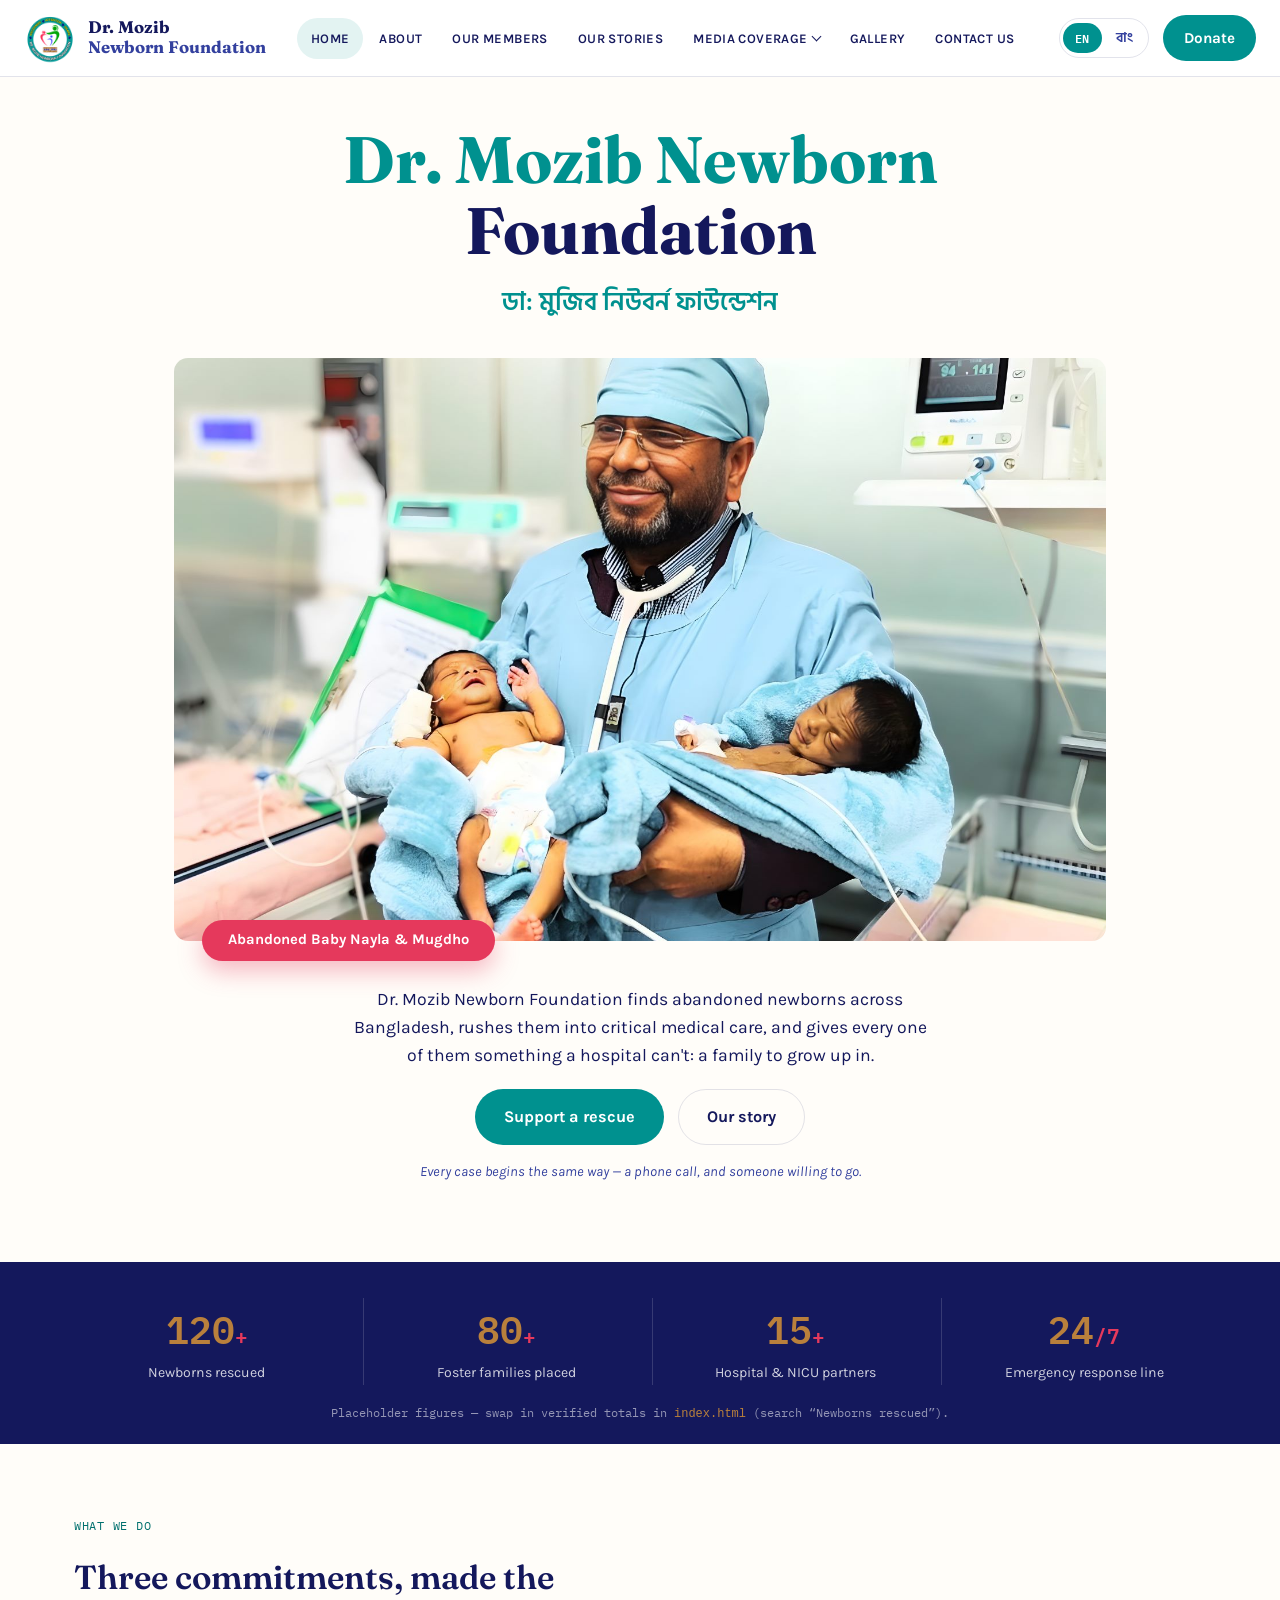
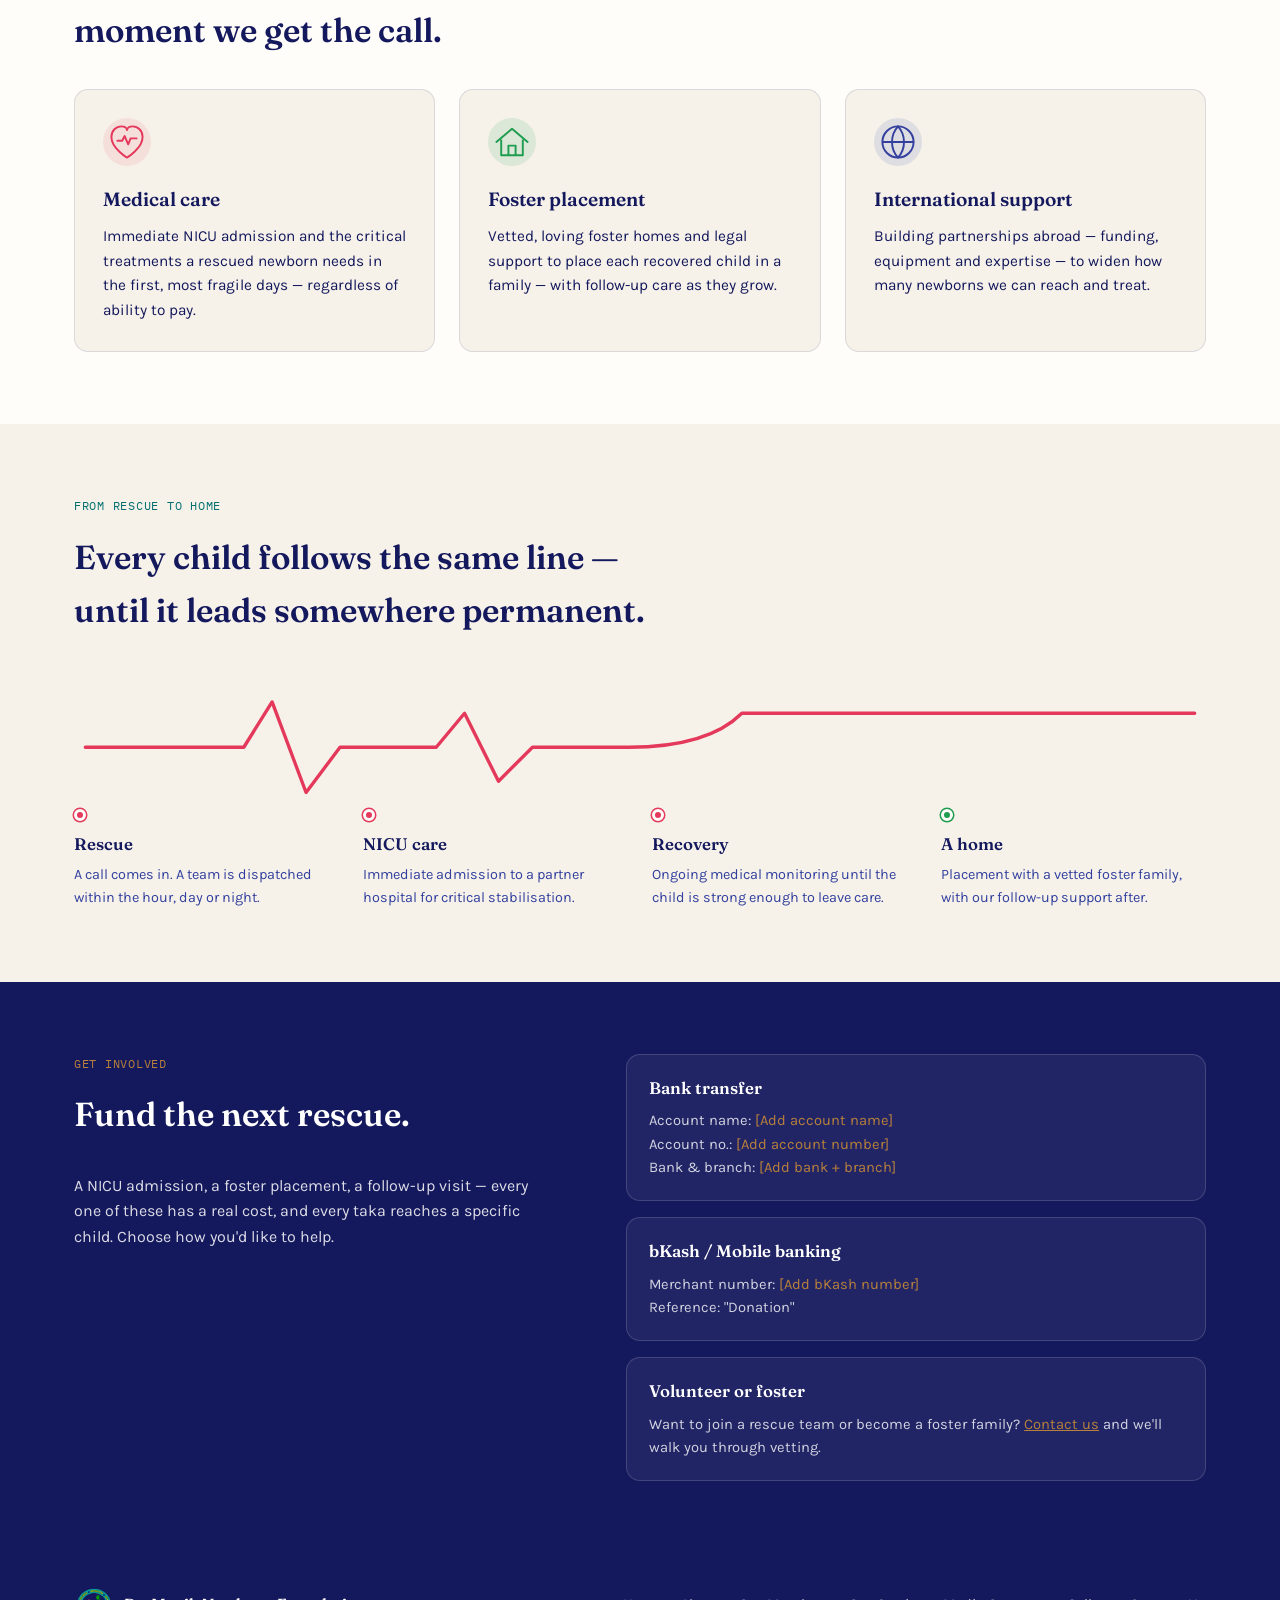
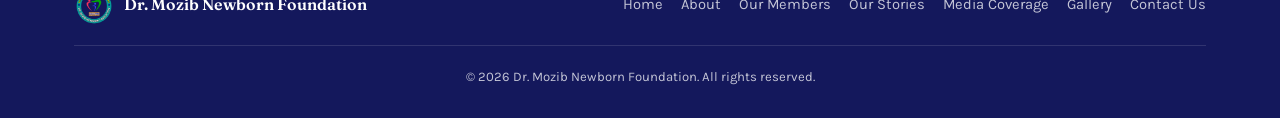
<file: index.html>
<!DOCTYPE html>
<html lang="en">
<head>
<meta charset="UTF-8">
<meta name="viewport" content="width=device-width, initial-scale=1.0">
<title>Dr. Mozib Newborn Foundation | Rescue. Care. Home.</title>
<meta name="description" content="Dr. Mozib Newborn Foundation rescues abandoned newborns in Bangladesh, provides critical medical care, and places every child with a loving foster family.">
<link rel="icon" href="assets/img/favicon.png" type="image/png">
<link rel="preconnect" href="https://fonts.googleapis.com">
<link rel="preconnect" href="https://fonts.gstatic.com" crossorigin>
<link href="https://fonts.googleapis.com/css2?family=Fraunces:ital,opsz,wght@0,9..144,400;0,9..144,500;0,9..144,600;0,9..144,700;1,9..144,500;1,9..144,600&family=Karla:wght@400;500;600;700&family=IBM+Plex+Mono:wght@500;600&family=Hind+Siliguri:wght@400;600&family=Tiro+Bangla&display=swap" rel="stylesheet">
<link rel="stylesheet" href="assets/style.css">
</head>
<body>

<a class="skip-link" href="#main">Skip to content</a>

<header class="site-header">
  <div class="wrap header-inner">
    <a class="brand" href="index.html">
      <img class="brand-logo" src="assets/img/logo.png" alt="Dr. Mozib Newborn Foundation logo">
      <span class="brand-text" data-i18n="brand_text">Dr. Mozib<br><em>Newborn Foundation</em></span>
    </a>

    <nav class="main-nav" id="main-nav" aria-label="Primary">
      <a href="index.html" class="is-current" data-i18n="nav_home">Home</a>
      <a href="about.html" data-i18n="nav_about">About</a>
      <a href="members.html" data-i18n="nav_members">Our Members</a>
      <a href="our-stories.html" data-i18n="nav_stories">Our Stories</a>
      <div class="nav-item-dropdown">
        <a href="media-coverage.html" data-i18n="nav_media">Media Coverage</a>
        <ul class="nav-dropdown">
          <li><a href="media-coverage.html#videos" data-i18n="nav_media_videos">Videos</a></li>
          <li><a href="media-coverage.html#news" data-i18n="nav_media_news">News</a></li>
          <li><a href="media-coverage.html#photos" data-i18n="nav_media_photos">Photos</a></li>
        </ul>
      </div>
      <a href="gallery.html" data-i18n="nav_gallery">Gallery</a>
      <a href="contact.html" data-i18n="nav_contact_us">Contact Us</a>
    </nav>

    <div class="header-cta">
      <div class="lang-switch" role="group" aria-label="Language / ভাষা">
        <button type="button" class="lang-btn" data-lang="en" id="langEn">EN</button>
        <button type="button" class="lang-btn" data-lang="bn" id="langBn">বাং</button>
      </div>
      <a href="index.html#donate" class="btn btn-primary" data-i18n="nav_donate">Donate</a>
      <button class="nav-toggle" id="navToggle" aria-expanded="false" aria-controls="main-nav" aria-label="Toggle menu">
        <span></span><span></span><span></span>
      </button>
    </div>
  </div>
</header>

<main id="main">

  <!-- HERO -->
  <section class="hero">
    <div class="wrap hero-title-wrap">
      <h1 class="hero-title">
        <span class="line-green">Dr. Mozib Newborn</span><span class="line-blue">Foundation</span>
      </h1>
      <p class="hero-title-bn">ডা: মুজিব নিউবর্ন ফাউন্ডেশন</p>
    </div>

    <div class="wrap hero-photo-wrap">
      <div class="hero-photo">
        <div class="hero-photo-frame">
          <img src="assets/img/hero.jpg" alt="Professor Dr. Md. Mozibur Rahman holding rescued newborn twins in the NICU" class="hero-photo-img">
        </div>
        <span class="caption-pill">Abandoned Baby Nayla &amp; Mugdho</span>
      </div>
    </div>

    <div class="wrap hero-lede-wrap">
      <p class="hero-lede" data-i18n="hero_lede">
        Dr. Mozib Newborn Foundation finds abandoned newborns across Bangladesh,
        rushes them into critical medical care, and gives every one of them
        something a hospital can't: a family to grow up in.
      </p>
      <div class="hero-actions">
        <a href="#donate" class="btn btn-primary btn-lg" data-i18n="hero_cta_donate">Support a rescue</a>
        <a href="about.html" class="btn btn-ghost btn-lg" data-i18n="hero_cta_about">Our story</a>
      </div>
      <p class="hero-note" data-i18n="hero_note">Every case begins the same way — a phone call, and someone willing to go.</p>
    </div>
  </section>

  <!-- STATS -->
  <section class="stats-band" aria-label="Impact so far">
    <div class="wrap stats-grid">
      <div class="stat">
        <span class="stat-num">120<small>+</small></span>
        <span class="stat-label" data-i18n="stat_1_label">Newborns rescued</span>
      </div>
      <div class="stat">
        <span class="stat-num">80<small>+</small></span>
        <span class="stat-label" data-i18n="stat_2_label">Foster families placed</span>
      </div>
      <div class="stat">
        <span class="stat-num">15<small>+</small></span>
        <span class="stat-label" data-i18n="stat_3_label">Hospital &amp; NICU partners</span>
      </div>
      <div class="stat">
        <span class="stat-num">24<small>/7</small></span>
        <span class="stat-label" data-i18n="stat_4_label">Emergency response line</span>
      </div>
    </div>
    <p class="stats-disclaimer">Placeholder figures — swap in verified totals in <code>index.html</code> (search “Newborns rescued”).</p>
  </section>

  <!-- PROGRAMS -->
  <section class="section" id="programs">
    <div class="wrap">
      <p class="eyebrow" data-i18n="programs_eyebrow">What we do</p>
      <h2 class="section-title" data-i18n="programs_title">Three commitments, made the moment we get the call.</h2>

      <div class="card-grid">
        <article class="card">
          <span class="card-icon" aria-hidden="true">
            <svg viewBox="0 0 40 40" fill="none"><path d="M20 33s-13-7.8-13-17.2C7 10.4 11 7 15.3 7c2.3 0 4.3 1.1 4.7 3 .4-1.9 2.4-3 4.7-3C29 7 33 10.4 33 15.8 33 25.2 20 33 20 33z" stroke="currentColor" stroke-width="1.6" stroke-linejoin="round"/><path d="M12 19h4l2-4 3 7 2-5h5" stroke="currentColor" stroke-width="1.6" stroke-linecap="round" stroke-linejoin="round"/></svg>
          </span>
          <h3 data-i18n="card1_title">Medical care</h3>
          <p data-i18n="card1_p">Immediate NICU admission and the critical treatments a rescued newborn needs in the first, most fragile days — regardless of ability to pay.</p>
        </article>

        <article class="card card--foster">
          <span class="card-icon" aria-hidden="true">
            <svg viewBox="0 0 40 40" fill="none"><path d="M7 20 20 9l13 11" stroke="currentColor" stroke-width="1.6" stroke-linecap="round" stroke-linejoin="round"/><path d="M11 18v13h18V18" stroke="currentColor" stroke-width="1.6" stroke-linejoin="round"/><path d="M17 31v-8h6v8" stroke="currentColor" stroke-width="1.6" stroke-linejoin="round"/></svg>
          </span>
          <h3 data-i18n="card2_title">Foster placement</h3>
          <p data-i18n="card2_p">Vetted, loving foster homes and legal support to place each recovered child in a family — with follow-up care as they grow.</p>
        </article>

        <article class="card card--intl">
          <span class="card-icon" aria-hidden="true">
            <svg viewBox="0 0 40 40" fill="none"><circle cx="20" cy="20" r="13" stroke="currentColor" stroke-width="1.6"/><path d="M7 20h26M20 7c3.3 3.6 5 8.1 5 13s-1.7 9.4-5 13c-3.3-3.6-5-8.1-5-13s1.7-9.4 5-13z" stroke="currentColor" stroke-width="1.6"/></svg>
          </span>
          <h3 data-i18n="card3_title">International support</h3>
          <p data-i18n="card3_p">Building partnerships abroad — funding, equipment and expertise — to widen how many newborns we can reach and treat.</p>
        </article>
      </div>
    </div>
  </section>

  <!-- THE JOURNEY (signature element) -->
  <section class="section section--tint journey" id="journey">
    <div class="wrap">
      <p class="eyebrow" data-i18n="journey_eyebrow">From rescue to home</p>
      <h2 class="section-title" data-i18n="journey_title">Every child follows the same line — until it leads somewhere permanent.</h2>
    </div>

    <div class="journey-rail-wrap wrap">
      <svg class="journey-rail" id="journeyRail" viewBox="0 0 1000 140" preserveAspectRatio="none" aria-hidden="true">
        <path id="journeyPath" d="M10 70
          L 150 70
          L 175 30 L 205 110 L 235 70
          L 320 70
          L 345 40 L 375 100 L 405 70
          L 490 70
          Q 560 70 590 40
          L 990 40"
          fill="none" stroke-width="3" stroke-linecap="round" stroke-linejoin="round"/>
      </svg>

      <ol class="journey-steps">
        <li class="journey-step" data-step="1">
          <span class="journey-dot"></span>
          <h3 data-i18n="step1_title">Rescue</h3>
          <p data-i18n="step1_p">A call comes in. A team is dispatched within the hour, day or night.</p>
        </li>
        <li class="journey-step" data-step="2">
          <span class="journey-dot"></span>
          <h3 data-i18n="step2_title">NICU care</h3>
          <p data-i18n="step2_p">Immediate admission to a partner hospital for critical stabilisation.</p>
        </li>
        <li class="journey-step" data-step="3">
          <span class="journey-dot"></span>
          <h3 data-i18n="step3_title">Recovery</h3>
          <p data-i18n="step3_p">Ongoing medical monitoring until the child is strong enough to leave care.</p>
        </li>
        <li class="journey-step journey-step--home" data-step="4">
          <span class="journey-dot"></span>
          <h3 data-i18n="step4_title">A home</h3>
          <p data-i18n="step4_p">Placement with a vetted foster family, with our follow-up support after.</p>
        </li>
      </ol>
    </div>
  </section>

  <!-- DONATE -->
  <section class="donate-band" id="donate">
    <div class="wrap donate-grid">
      <div>
        <p class="eyebrow eyebrow--light" data-i18n="donate_eyebrow">Get involved</p>
        <h2 class="section-title section-title--light" data-i18n="donate_title">Fund the next rescue.</h2>
        <p class="donate-copy" data-i18n="donate_copy">A NICU admission, a foster placement, a follow-up visit — every one of these
          has a real cost, and every taka reaches a specific child. Choose how you'd like to help.</p>
      </div>
      <div class="donate-options">
        <div class="donate-card">
          <h3 data-i18n="donate_card1_title">Bank transfer</h3>
          <p><span data-i18n="donate_card1_label1">Account name:</span> <em>[Add account name]</em><br>
             <span data-i18n="donate_card1_label2">Account no.:</span> <em>[Add account number]</em><br>
             <span data-i18n="donate_card1_label3">Bank &amp; branch:</span> <em>[Add bank + branch]</em></p>
        </div>
        <div class="donate-card">
          <h3 data-i18n="donate_card2_title">bKash / Mobile banking</h3>
          <p><span data-i18n="donate_card2_label1">Merchant number:</span> <em>[Add bKash number]</em><br>
             <span data-i18n="donate_card2_ref">Reference: “Donation”</span></p>
        </div>
        <div class="donate-card">
          <h3 data-i18n="donate_card3_title">Volunteer or foster</h3>
          <p data-i18n="donate_card3_p">Want to join a rescue team or become a foster family? <a href="contact.html">Contact us</a> and we'll walk you through vetting.</p>
        </div>
      </div>
    </div>
  </section>

</main>

<footer class="site-footer">
  <div class="wrap footer-inner">
    <div class="footer-brand">
      <img class="brand-logo" src="assets/img/logo.png" alt="Dr. Mozib Newborn Foundation logo">
      <span data-i18n="footer_brand">Dr. Mozib Newborn Foundation</span>
    </div>
    <nav class="footer-nav" aria-label="Footer">
      <a href="index.html" data-i18n="nav_home">Home</a>
      <a href="about.html" data-i18n="nav_about">About</a>
      <a href="members.html" data-i18n="nav_members">Our Members</a>
      <a href="our-stories.html" data-i18n="nav_stories">Our Stories</a>
      <a href="media-coverage.html" data-i18n="nav_media">Media Coverage</a>
      <a href="gallery.html" data-i18n="nav_gallery">Gallery</a>
      <a href="contact.html" data-i18n="nav_contact_us">Contact Us</a>
    </nav>
    <p class="footer-copy"><span data-i18n="footer_copy">© <span id="year"></span> Dr. Mozib Newborn Foundation. All rights reserved.</span></p>
  </div>
</footer>

<script src="assets/main.js"></script>
</body>
</html>
</file>
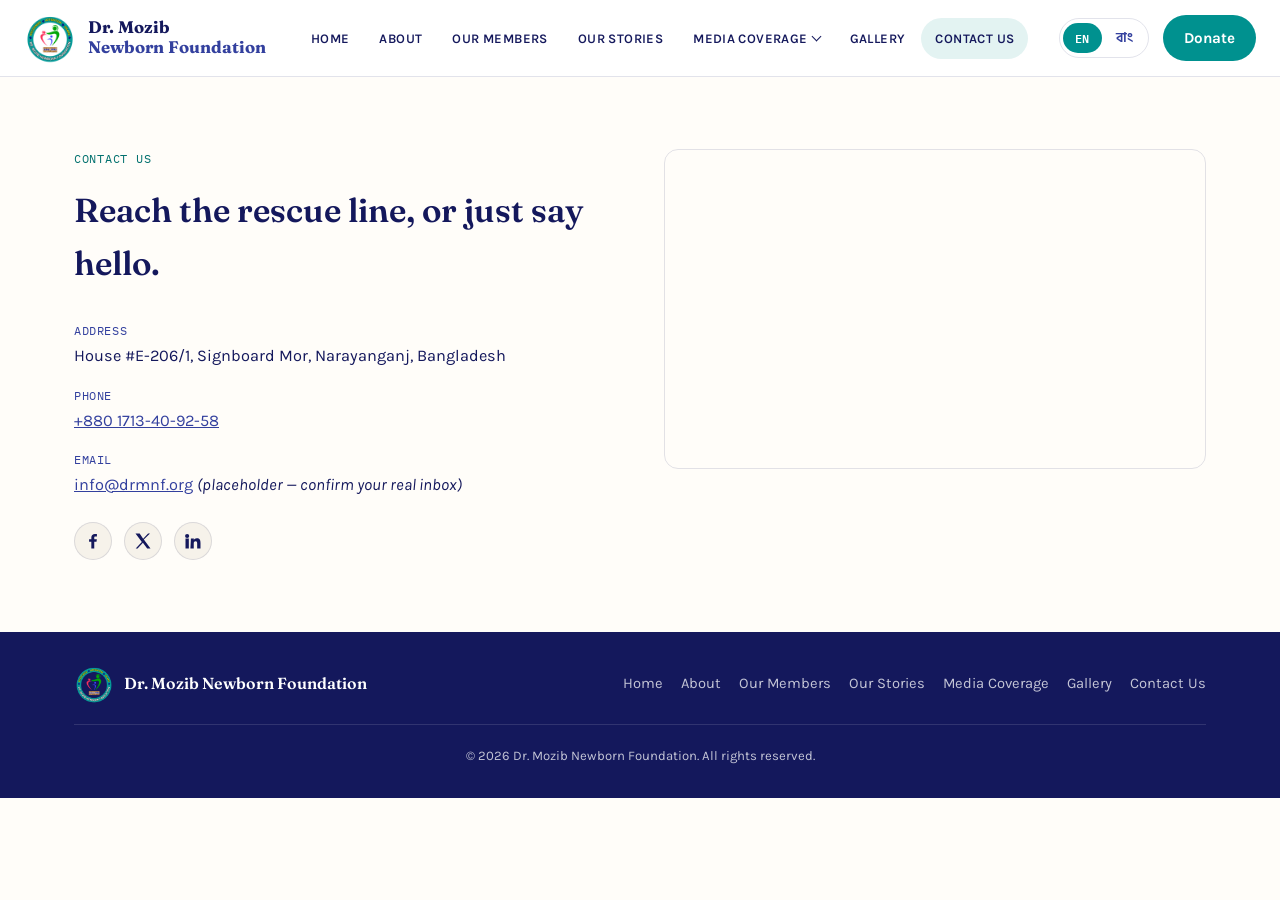
<file: contact.html>
<!DOCTYPE html>
<html lang="en">
<head>
<meta charset="UTF-8">
<meta name="viewport" content="width=device-width, initial-scale=1.0">
<title>Contact Us | Dr. Mozib Newborn Foundation</title>
<meta name="description" content="Reach Dr. Mozib Newborn Foundation's rescue line, address, and social channels.">
<link rel="icon" href="assets/img/favicon.png" type="image/png">
<link rel="preconnect" href="https://fonts.googleapis.com">
<link rel="preconnect" href="https://fonts.gstatic.com" crossorigin>
<link href="https://fonts.googleapis.com/css2?family=Fraunces:ital,opsz,wght@0,9..144,400;0,9..144,500;0,9..144,600;0,9..144,700;1,9..144,500;1,9..144,600&family=Karla:wght@400;500;600;700&family=IBM+Plex+Mono:wght@500;600&family=Hind+Siliguri:wght@400;600&family=Tiro+Bangla&display=swap" rel="stylesheet">
<link rel="stylesheet" href="assets/style.css">
</head>
<body>

<a class="skip-link" href="#main">Skip to content</a>

<header class="site-header">
  <div class="wrap header-inner">
    <a class="brand" href="index.html">
      <img class="brand-logo" src="assets/img/logo.png" alt="Dr. Mozib Newborn Foundation logo">
      <span class="brand-text" data-i18n="brand_text">Dr. Mozib<br><em>Newborn Foundation</em></span>
    </a>

    <nav class="main-nav" id="main-nav" aria-label="Primary">
      <a href="index.html" data-i18n="nav_home">Home</a>
      <a href="about.html" data-i18n="nav_about">About</a>
      <a href="members.html" data-i18n="nav_members">Our Members</a>
      <a href="our-stories.html" data-i18n="nav_stories">Our Stories</a>
      <div class="nav-item-dropdown">
        <a href="media-coverage.html" data-i18n="nav_media">Media Coverage</a>
        <ul class="nav-dropdown">
          <li><a href="media-coverage.html#videos" data-i18n="nav_media_videos">Videos</a></li>
          <li><a href="media-coverage.html#news" data-i18n="nav_media_news">News</a></li>
          <li><a href="media-coverage.html#photos" data-i18n="nav_media_photos">Photos</a></li>
        </ul>
      </div>
      <a href="gallery.html" data-i18n="nav_gallery">Gallery</a>
      <a href="contact.html" class="is-current" data-i18n="nav_contact_us">Contact Us</a>
    </nav>

    <div class="header-cta">
      <div class="lang-switch" role="group" aria-label="Language / ভাষা">
        <button type="button" class="lang-btn" data-lang="en" id="langEn">EN</button>
        <button type="button" class="lang-btn" data-lang="bn" id="langBn">বাং</button>
      </div>
      <a href="index.html#donate" class="btn btn-primary" data-i18n="nav_donate">Donate</a>
      <button class="nav-toggle" id="navToggle" aria-expanded="false" aria-controls="main-nav" aria-label="Toggle menu">
        <span></span><span></span><span></span>
      </button>
    </div>
  </div>
</header>

<main id="main">
  <section class="section" id="contact">
    <div class="wrap contact-grid">
      <div>
        <p class="eyebrow" data-i18n="contact_eyebrow">Contact us</p>
        <h1 class="section-title" data-i18n="contact_title">Reach the rescue line, or just say hello.</h1>

        <dl class="contact-list">
          <div>
            <dt data-i18n="contact_dt_address">Address</dt>
            <dd data-i18n="contact_dd_address">House #E-206/1, Signboard Mor, Narayanganj, Bangladesh</dd>
          </div>
          <div>
            <dt data-i18n="contact_dt_phone">Phone</dt>
            <dd><a href="tel:+8801713409258">+880 1713-40-92-58</a></dd>
          </div>
          <div>
            <dt data-i18n="contact_dt_email">Email</dt>
            <dd><a href="mailto:info@drmnf.org">info@drmnf.org</a> <em>(placeholder — confirm your real inbox)</em></dd>
          </div>
        </dl>

        <div class="social-row" aria-label="Social media">
          <a href="#" aria-label="Facebook" class="social-icon"><svg viewBox="0 0 24 24" width="20" height="20"><path fill="currentColor" d="M13.5 21v-8h2.7l.4-3.1h-3.1V8c0-.9.25-1.5 1.55-1.5H16.7V3.7C16.4 3.66 15.4 3.6 14.2 3.6c-2.5 0-4.2 1.5-4.2 4.3V9.9H7.3V13h2.7v8h3.5z"/></svg></a>
          <a href="#" aria-label="Twitter / X" class="social-icon"><svg viewBox="0 0 24 24" width="20" height="20"><path fill="currentColor" d="M3 3l7.6 10.1L3.2 21h2.3l6.4-6.9L17 21h4l-8-10.7L20.4 3h-2.3l-5.9 6.4L8 3H3z"/></svg></a>
          <a href="#" aria-label="LinkedIn" class="social-icon"><svg viewBox="0 0 24 24" width="20" height="20"><path fill="currentColor" d="M4.98 3.5a2.5 2.5 0 11-.02 5 2.5 2.5 0 01.02-5zM3 9h4v12H3zM9.5 9H13v1.7h.05c.5-.9 1.7-1.9 3.5-1.9 3.7 0 4.45 2.4 4.45 5.6V21h-4v-5.7c0-1.35-.02-3.1-1.9-3.1-1.9 0-2.2 1.5-2.2 3v5.8h-4z"/></svg></a>
        </div>
      </div>

      <div class="map-frame">
        <iframe title="Map location" loading="lazy"
          src="https://www.openstreetmap.org/export/embed.html?bbox=90.48%2C23.60%2C90.52%2C23.64&layer=mapnik"
          style="border:0;width:100%;height:100%;"></iframe>
      </div>
    </div>
  </section>
</main>

<footer class="site-footer">
  <div class="wrap footer-inner">
    <div class="footer-brand">
      <img class="brand-logo" src="assets/img/logo.png" alt="Dr. Mozib Newborn Foundation logo">
      <span data-i18n="footer_brand">Dr. Mozib Newborn Foundation</span>
    </div>
    <nav class="footer-nav" aria-label="Footer">
      <a href="index.html" data-i18n="nav_home">Home</a>
      <a href="about.html" data-i18n="nav_about">About</a>
      <a href="members.html" data-i18n="nav_members">Our Members</a>
      <a href="our-stories.html" data-i18n="nav_stories">Our Stories</a>
      <a href="media-coverage.html" data-i18n="nav_media">Media Coverage</a>
      <a href="gallery.html" data-i18n="nav_gallery">Gallery</a>
      <a href="contact.html" data-i18n="nav_contact_us">Contact Us</a>
    </nav>
    <p class="footer-copy"><span data-i18n="footer_copy">© <span id="year"></span> Dr. Mozib Newborn Foundation. All rights reserved.</span></p>
  </div>
</footer>

<script src="assets/main.js"></script>
</body>
</html>
</file>
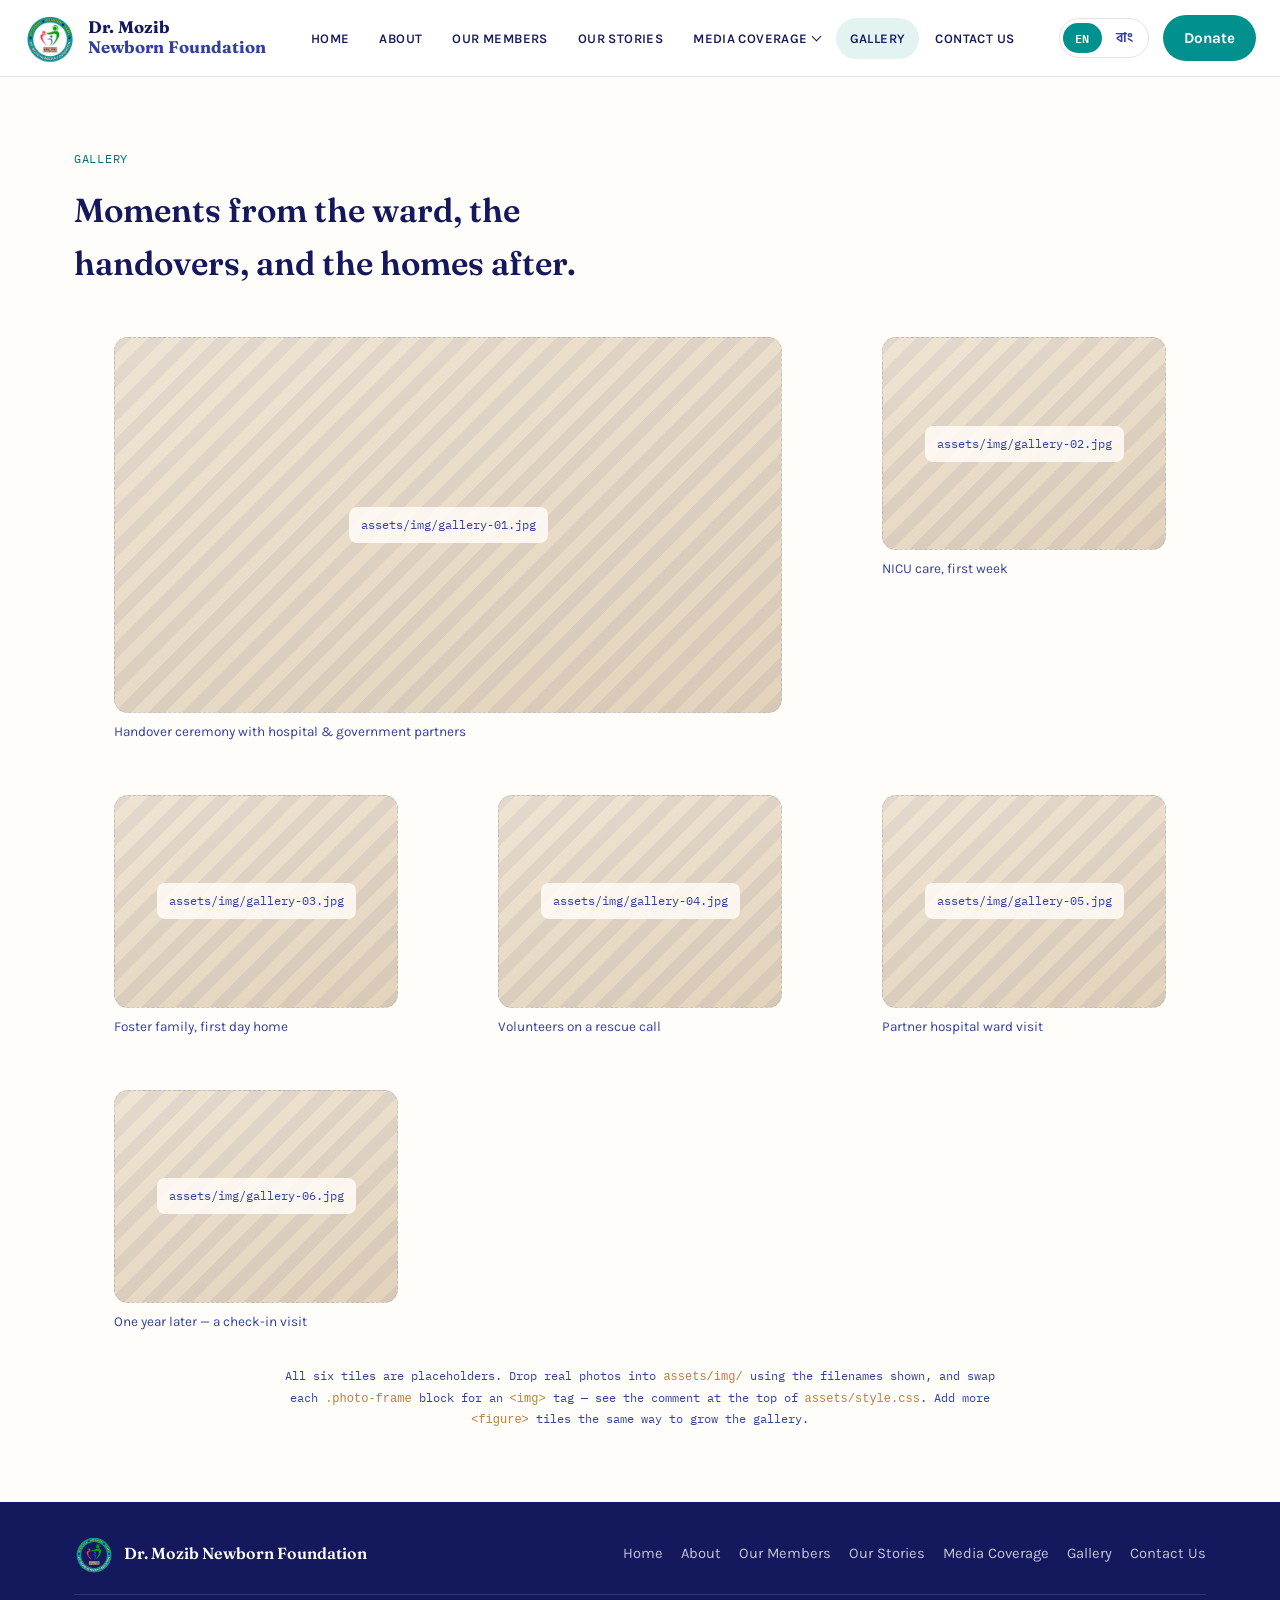
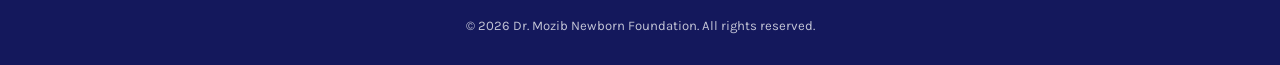
<file: gallery.html>
<!DOCTYPE html>
<html lang="en">
<head>
<meta charset="UTF-8">
<meta name="viewport" content="width=device-width, initial-scale=1.0">
<title>Gallery | Dr. Mozib Newborn Foundation</title>
<meta name="description" content="Photos from Dr. Mozib Newborn Foundation's rescues, NICU care, and foster family handovers.">
<link rel="icon" href="assets/img/favicon.png" type="image/png">
<link rel="preconnect" href="https://fonts.googleapis.com">
<link rel="preconnect" href="https://fonts.gstatic.com" crossorigin>
<link href="https://fonts.googleapis.com/css2?family=Fraunces:ital,opsz,wght@0,9..144,400;0,9..144,500;0,9..144,600;0,9..144,700;1,9..144,500;1,9..144,600&family=Karla:wght@400;500;600;700&family=IBM+Plex+Mono:wght@500;600&family=Hind+Siliguri:wght@400;600&family=Tiro+Bangla&display=swap" rel="stylesheet">
<link rel="stylesheet" href="assets/style.css">
</head>
<body>

<a class="skip-link" href="#main">Skip to content</a>

<header class="site-header">
  <div class="wrap header-inner">
    <a class="brand" href="index.html">
      <img class="brand-logo" src="assets/img/logo.png" alt="Dr. Mozib Newborn Foundation logo">
      <span class="brand-text" data-i18n="brand_text">Dr. Mozib<br><em>Newborn Foundation</em></span>
    </a>

    <nav class="main-nav" id="main-nav" aria-label="Primary">
      <a href="index.html" data-i18n="nav_home">Home</a>
      <a href="about.html" data-i18n="nav_about">About</a>
      <a href="members.html" data-i18n="nav_members">Our Members</a>
      <a href="our-stories.html" data-i18n="nav_stories">Our Stories</a>
      <div class="nav-item-dropdown">
        <a href="media-coverage.html" data-i18n="nav_media">Media Coverage</a>
        <ul class="nav-dropdown">
          <li><a href="media-coverage.html#videos" data-i18n="nav_media_videos">Videos</a></li>
          <li><a href="media-coverage.html#news" data-i18n="nav_media_news">News</a></li>
          <li><a href="media-coverage.html#photos" data-i18n="nav_media_photos">Photos</a></li>
        </ul>
      </div>
      <a href="gallery.html" class="is-current" data-i18n="nav_gallery">Gallery</a>
      <a href="contact.html" data-i18n="nav_contact_us">Contact Us</a>
    </nav>

    <div class="header-cta">
      <div class="lang-switch" role="group" aria-label="Language / ভাষা">
        <button type="button" class="lang-btn" data-lang="en" id="langEn">EN</button>
        <button type="button" class="lang-btn" data-lang="bn" id="langBn">বাং</button>
      </div>
      <a href="index.html#donate" class="btn btn-primary" data-i18n="nav_donate">Donate</a>
      <button class="nav-toggle" id="navToggle" aria-expanded="false" aria-controls="main-nav" aria-label="Toggle menu">
        <span></span><span></span><span></span>
      </button>
    </div>
  </div>
</header>

<main id="main">
  <section class="section" id="gallery">
    <div class="wrap">
      <p class="eyebrow" data-i18n="gallery_eyebrow">Gallery</p>
      <h1 class="section-title" data-i18n="gallery_title">Moments from the ward, the handovers, and the homes after.</h1>

      <div class="gallery-grid">
        <figure class="gallery-item gallery-item--wide">
          <div class="photo-frame"><span class="photo-frame-label">assets/img/gallery-01.jpg</span></div>
          <figcaption data-i18n="gallery_cap1">Handover ceremony with hospital &amp; government partners</figcaption>
        </figure>
        <figure class="gallery-item">
          <div class="photo-frame"><span class="photo-frame-label">assets/img/gallery-02.jpg</span></div>
          <figcaption data-i18n="gallery_cap2">NICU care, first week</figcaption>
        </figure>
        <figure class="gallery-item">
          <div class="photo-frame"><span class="photo-frame-label">assets/img/gallery-03.jpg</span></div>
          <figcaption data-i18n="gallery_cap3">Foster family, first day home</figcaption>
        </figure>
        <figure class="gallery-item">
          <div class="photo-frame"><span class="photo-frame-label">assets/img/gallery-04.jpg</span></div>
          <figcaption data-i18n="gallery_cap4">Volunteers on a rescue call</figcaption>
        </figure>
        <figure class="gallery-item">
          <div class="photo-frame"><span class="photo-frame-label">assets/img/gallery-05.jpg</span></div>
          <figcaption data-i18n="gallery_cap5">Partner hospital ward visit</figcaption>
        </figure>
        <figure class="gallery-item">
          <div class="photo-frame"><span class="photo-frame-label">assets/img/gallery-06.jpg</span></div>
          <figcaption data-i18n="gallery_cap6">One year later — a check-in visit</figcaption>
        </figure>
      </div>
      <p class="stats-disclaimer">All six tiles are placeholders. Drop real photos into <code>assets/img/</code>
        using the filenames shown, and swap each <code>.photo-frame</code> block for an <code>&lt;img&gt;</code> tag —
        see the comment at the top of <code>assets/style.css</code>. Add more <code>&lt;figure&gt;</code> tiles the
        same way to grow the gallery.</p>
    </div>
  </section>
</main>

<footer class="site-footer">
  <div class="wrap footer-inner">
    <div class="footer-brand">
      <img class="brand-logo" src="assets/img/logo.png" alt="Dr. Mozib Newborn Foundation logo">
      <span data-i18n="footer_brand">Dr. Mozib Newborn Foundation</span>
    </div>
    <nav class="footer-nav" aria-label="Footer">
      <a href="index.html" data-i18n="nav_home">Home</a>
      <a href="about.html" data-i18n="nav_about">About</a>
      <a href="members.html" data-i18n="nav_members">Our Members</a>
      <a href="our-stories.html" data-i18n="nav_stories">Our Stories</a>
      <a href="media-coverage.html" data-i18n="nav_media">Media Coverage</a>
      <a href="gallery.html" data-i18n="nav_gallery">Gallery</a>
      <a href="contact.html" data-i18n="nav_contact_us">Contact Us</a>
    </nav>
    <p class="footer-copy"><span data-i18n="footer_copy">© <span id="year"></span> Dr. Mozib Newborn Foundation. All rights reserved.</span></p>
  </div>
</footer>

<script src="assets/main.js"></script>
</body>
</html>
</file>
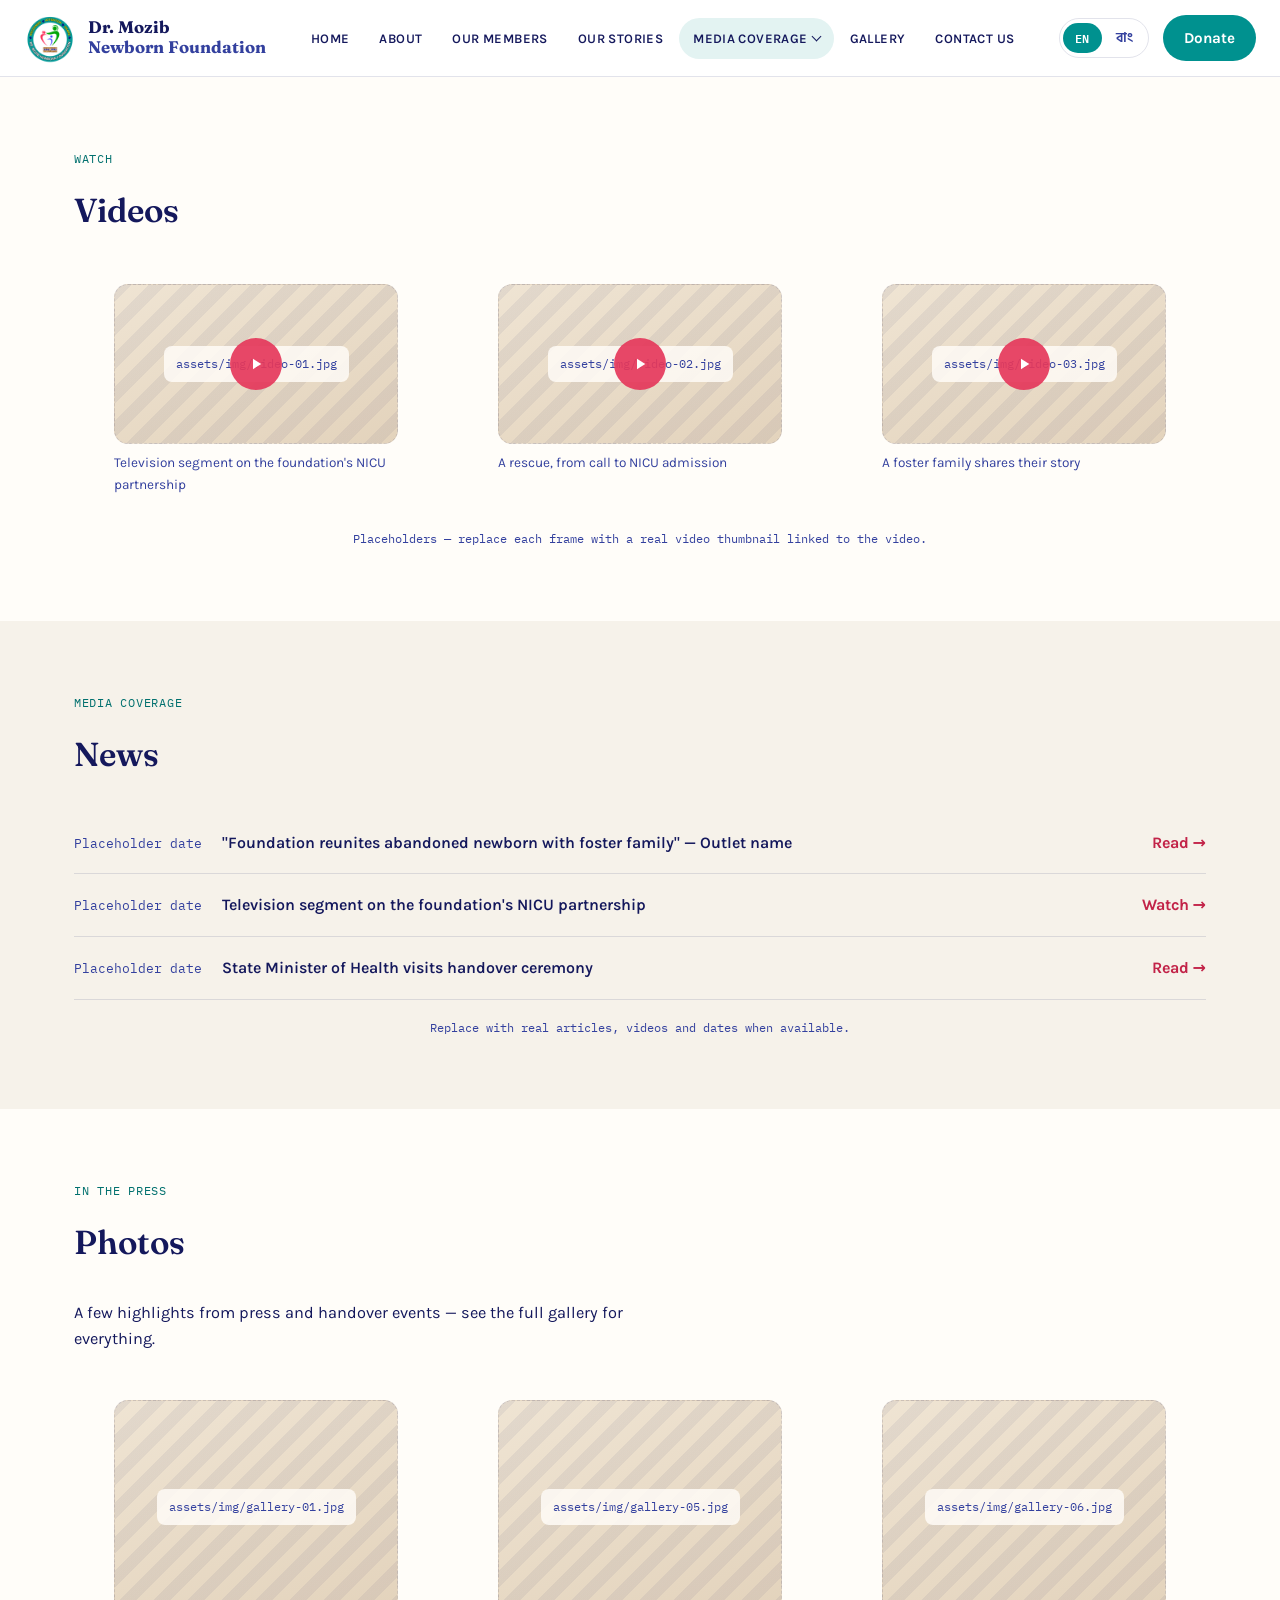
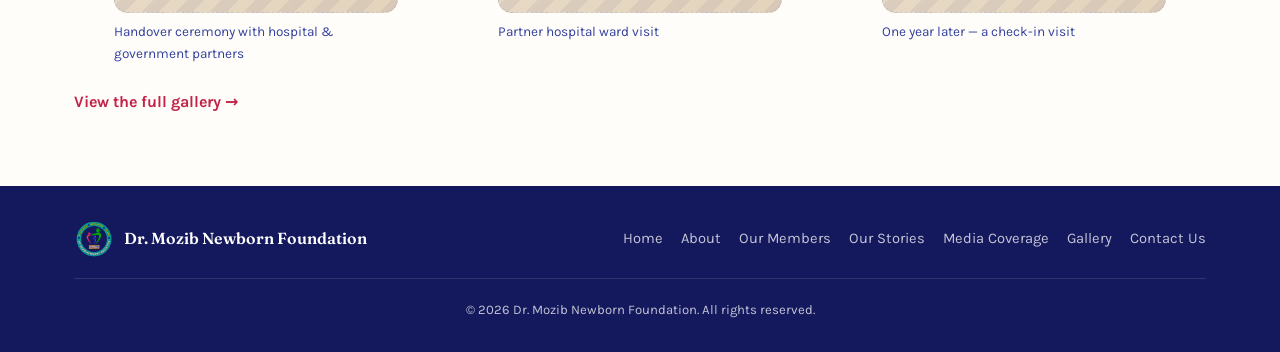
<file: media-coverage.html>
<!DOCTYPE html>
<html lang="en">
<head>
<meta charset="UTF-8">
<meta name="viewport" content="width=device-width, initial-scale=1.0">
<title>Media Coverage | Dr. Mozib Newborn Foundation</title>
<meta name="description" content="Videos, news coverage and press photos of Dr. Mozib Newborn Foundation's rescue and foster placement work.">
<link rel="icon" href="assets/img/favicon.png" type="image/png">
<link rel="preconnect" href="https://fonts.googleapis.com">
<link rel="preconnect" href="https://fonts.gstatic.com" crossorigin>
<link href="https://fonts.googleapis.com/css2?family=Fraunces:ital,opsz,wght@0,9..144,400;0,9..144,500;0,9..144,600;0,9..144,700;1,9..144,500;1,9..144,600&family=Karla:wght@400;500;600;700&family=IBM+Plex+Mono:wght@500;600&family=Hind+Siliguri:wght@400;600&family=Tiro+Bangla&display=swap" rel="stylesheet">
<link rel="stylesheet" href="assets/style.css">
</head>
<body>

<a class="skip-link" href="#main">Skip to content</a>

<header class="site-header">
  <div class="wrap header-inner">
    <a class="brand" href="index.html">
      <img class="brand-logo" src="assets/img/logo.png" alt="Dr. Mozib Newborn Foundation logo">
      <span class="brand-text" data-i18n="brand_text">Dr. Mozib<br><em>Newborn Foundation</em></span>
    </a>

    <nav class="main-nav" id="main-nav" aria-label="Primary">
      <a href="index.html" data-i18n="nav_home">Home</a>
      <a href="about.html" data-i18n="nav_about">About</a>
      <a href="members.html" data-i18n="nav_members">Our Members</a>
      <a href="our-stories.html" data-i18n="nav_stories">Our Stories</a>
      <div class="nav-item-dropdown">
        <a href="media-coverage.html" class="is-current" data-i18n="nav_media">Media Coverage</a>
        <ul class="nav-dropdown">
          <li><a href="media-coverage.html#videos" data-i18n="nav_media_videos">Videos</a></li>
          <li><a href="media-coverage.html#news" data-i18n="nav_media_news">News</a></li>
          <li><a href="media-coverage.html#photos" data-i18n="nav_media_photos">Photos</a></li>
        </ul>
      </div>
      <a href="gallery.html" data-i18n="nav_gallery">Gallery</a>
      <a href="contact.html" data-i18n="nav_contact_us">Contact Us</a>
    </nav>

    <div class="header-cta">
      <div class="lang-switch" role="group" aria-label="Language / ভাষা">
        <button type="button" class="lang-btn" data-lang="en" id="langEn">EN</button>
        <button type="button" class="lang-btn" data-lang="bn" id="langBn">বাং</button>
      </div>
      <a href="index.html#donate" class="btn btn-primary" data-i18n="nav_donate">Donate</a>
      <button class="nav-toggle" id="navToggle" aria-expanded="false" aria-controls="main-nav" aria-label="Toggle menu">
        <span></span><span></span><span></span>
      </button>
    </div>
  </div>
</header>

<main id="main">

  <section class="section" id="videos">
    <div class="wrap">
      <p class="eyebrow" data-i18n="media_videos_eyebrow">Watch</p>
      <h1 class="section-title" data-i18n="media_videos_title">Videos</h1>

      <div class="video-grid">
        <figure class="video-item">
          <div class="photo-frame">
            <span class="photo-frame-label">assets/img/video-01.jpg</span>
            <span class="play-badge" aria-hidden="true">
              <svg width="18" height="18" viewBox="0 0 24 24" fill="currentColor"><path d="M8 5v14l11-7z"/></svg>
            </span>
          </div>
          <figcaption data-i18n="video1_caption">Television segment on the foundation's NICU partnership</figcaption>
        </figure>
        <figure class="video-item">
          <div class="photo-frame">
            <span class="photo-frame-label">assets/img/video-02.jpg</span>
            <span class="play-badge" aria-hidden="true">
              <svg width="18" height="18" viewBox="0 0 24 24" fill="currentColor"><path d="M8 5v14l11-7z"/></svg>
            </span>
          </div>
          <figcaption data-i18n="video2_caption">A rescue, from call to NICU admission</figcaption>
        </figure>
        <figure class="video-item">
          <div class="photo-frame">
            <span class="photo-frame-label">assets/img/video-03.jpg</span>
            <span class="play-badge" aria-hidden="true">
              <svg width="18" height="18" viewBox="0 0 24 24" fill="currentColor"><path d="M8 5v14l11-7z"/></svg>
            </span>
          </div>
          <figcaption data-i18n="video3_caption">A foster family shares their story</figcaption>
        </figure>
      </div>
      <p class="stats-disclaimer">Placeholders — replace each frame with a real video thumbnail linked to the video.</p>
    </div>
  </section>

  <section class="section section--tint" id="news">
    <div class="wrap">
      <p class="eyebrow" data-i18n="press_eyebrow">Media coverage</p>
      <h2 class="section-title" data-i18n="media_news_title">News</h2>

      <ul class="press-list">
        <li class="press-item">
          <span class="press-date">Placeholder date</span>
          <span class="press-title" data-i18n="press1_title">“Foundation reunites abandoned newborn with foster family” — Outlet name</span>
          <a href="#" class="press-link" data-i18n="press1_link">Read →</a>
        </li>
        <li class="press-item">
          <span class="press-date">Placeholder date</span>
          <span class="press-title" data-i18n="press2_title">Television segment on the foundation's NICU partnership</span>
          <a href="#" class="press-link" data-i18n="press2_link">Watch →</a>
        </li>
        <li class="press-item">
          <span class="press-date">Placeholder date</span>
          <span class="press-title" data-i18n="press3_title">State Minister of Health visits handover ceremony</span>
          <a href="#" class="press-link" data-i18n="press3_link">Read →</a>
        </li>
      </ul>
      <p class="stats-disclaimer">Replace with real articles, videos and dates when available.</p>
    </div>
  </section>

  <section class="section" id="photos">
    <div class="wrap">
      <p class="eyebrow" data-i18n="media_photos_eyebrow">In the press</p>
      <h2 class="section-title" data-i18n="media_photos_title">Photos</h2>
      <p class="section-lead" data-i18n="media_photos_lead">A few highlights from press and handover events — see the full gallery for everything.</p>

      <div class="gallery-grid">
        <figure class="gallery-item">
          <div class="photo-frame"><span class="photo-frame-label">assets/img/gallery-01.jpg</span></div>
          <figcaption data-i18n="gallery_cap1">Handover ceremony with hospital &amp; government partners</figcaption>
        </figure>
        <figure class="gallery-item">
          <div class="photo-frame"><span class="photo-frame-label">assets/img/gallery-05.jpg</span></div>
          <figcaption data-i18n="gallery_cap5">Partner hospital ward visit</figcaption>
        </figure>
        <figure class="gallery-item">
          <div class="photo-frame"><span class="photo-frame-label">assets/img/gallery-06.jpg</span></div>
          <figcaption data-i18n="gallery_cap6">One year later — a check-in visit</figcaption>
        </figure>
      </div>
      <a href="gallery.html" class="section-link" data-i18n="media_photos_link">View the full gallery →</a>
    </div>
  </section>

</main>

<footer class="site-footer">
  <div class="wrap footer-inner">
    <div class="footer-brand">
      <img class="brand-logo" src="assets/img/logo.png" alt="Dr. Mozib Newborn Foundation logo">
      <span data-i18n="footer_brand">Dr. Mozib Newborn Foundation</span>
    </div>
    <nav class="footer-nav" aria-label="Footer">
      <a href="index.html" data-i18n="nav_home">Home</a>
      <a href="about.html" data-i18n="nav_about">About</a>
      <a href="members.html" data-i18n="nav_members">Our Members</a>
      <a href="our-stories.html" data-i18n="nav_stories">Our Stories</a>
      <a href="media-coverage.html" data-i18n="nav_media">Media Coverage</a>
      <a href="gallery.html" data-i18n="nav_gallery">Gallery</a>
      <a href="contact.html" data-i18n="nav_contact_us">Contact Us</a>
    </nav>
    <p class="footer-copy"><span data-i18n="footer_copy">© <span id="year"></span> Dr. Mozib Newborn Foundation. All rights reserved.</span></p>
  </div>
</footer>

<script src="assets/main.js"></script>
</body>
</html>
</file>
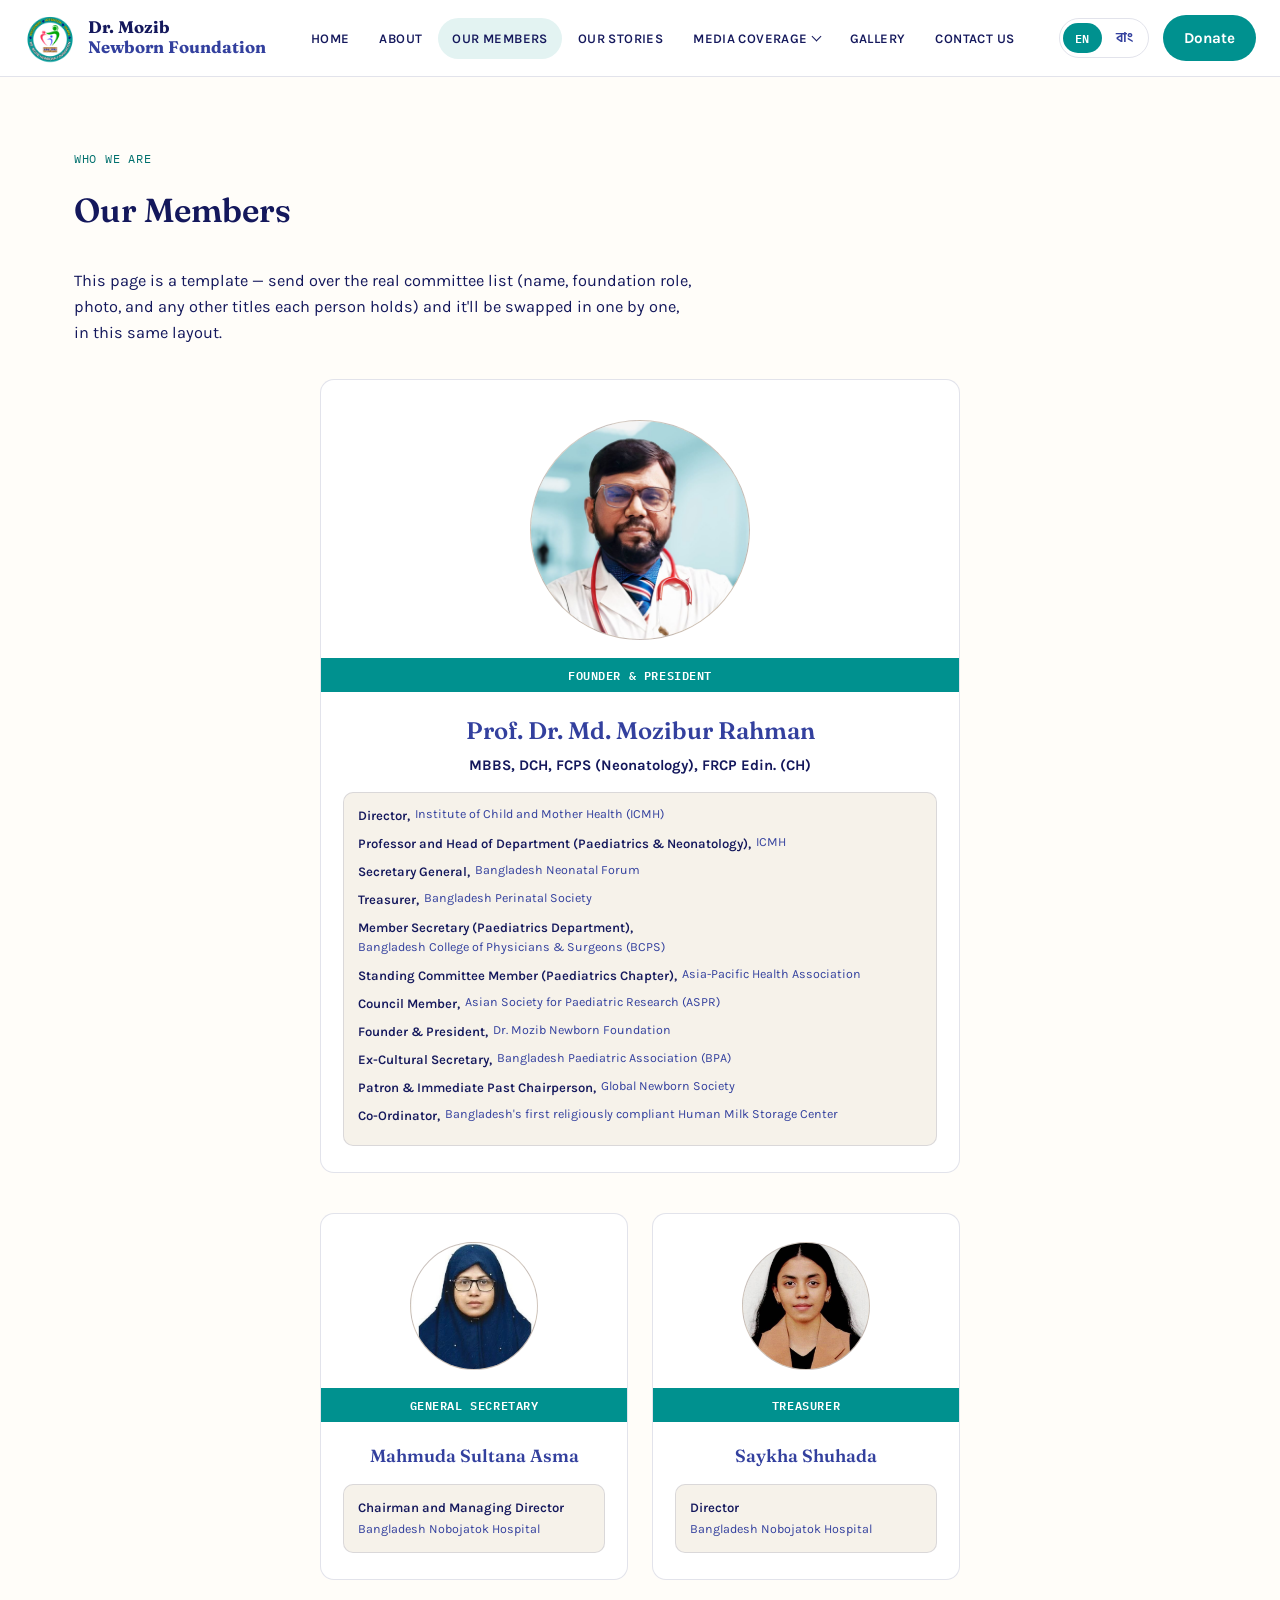
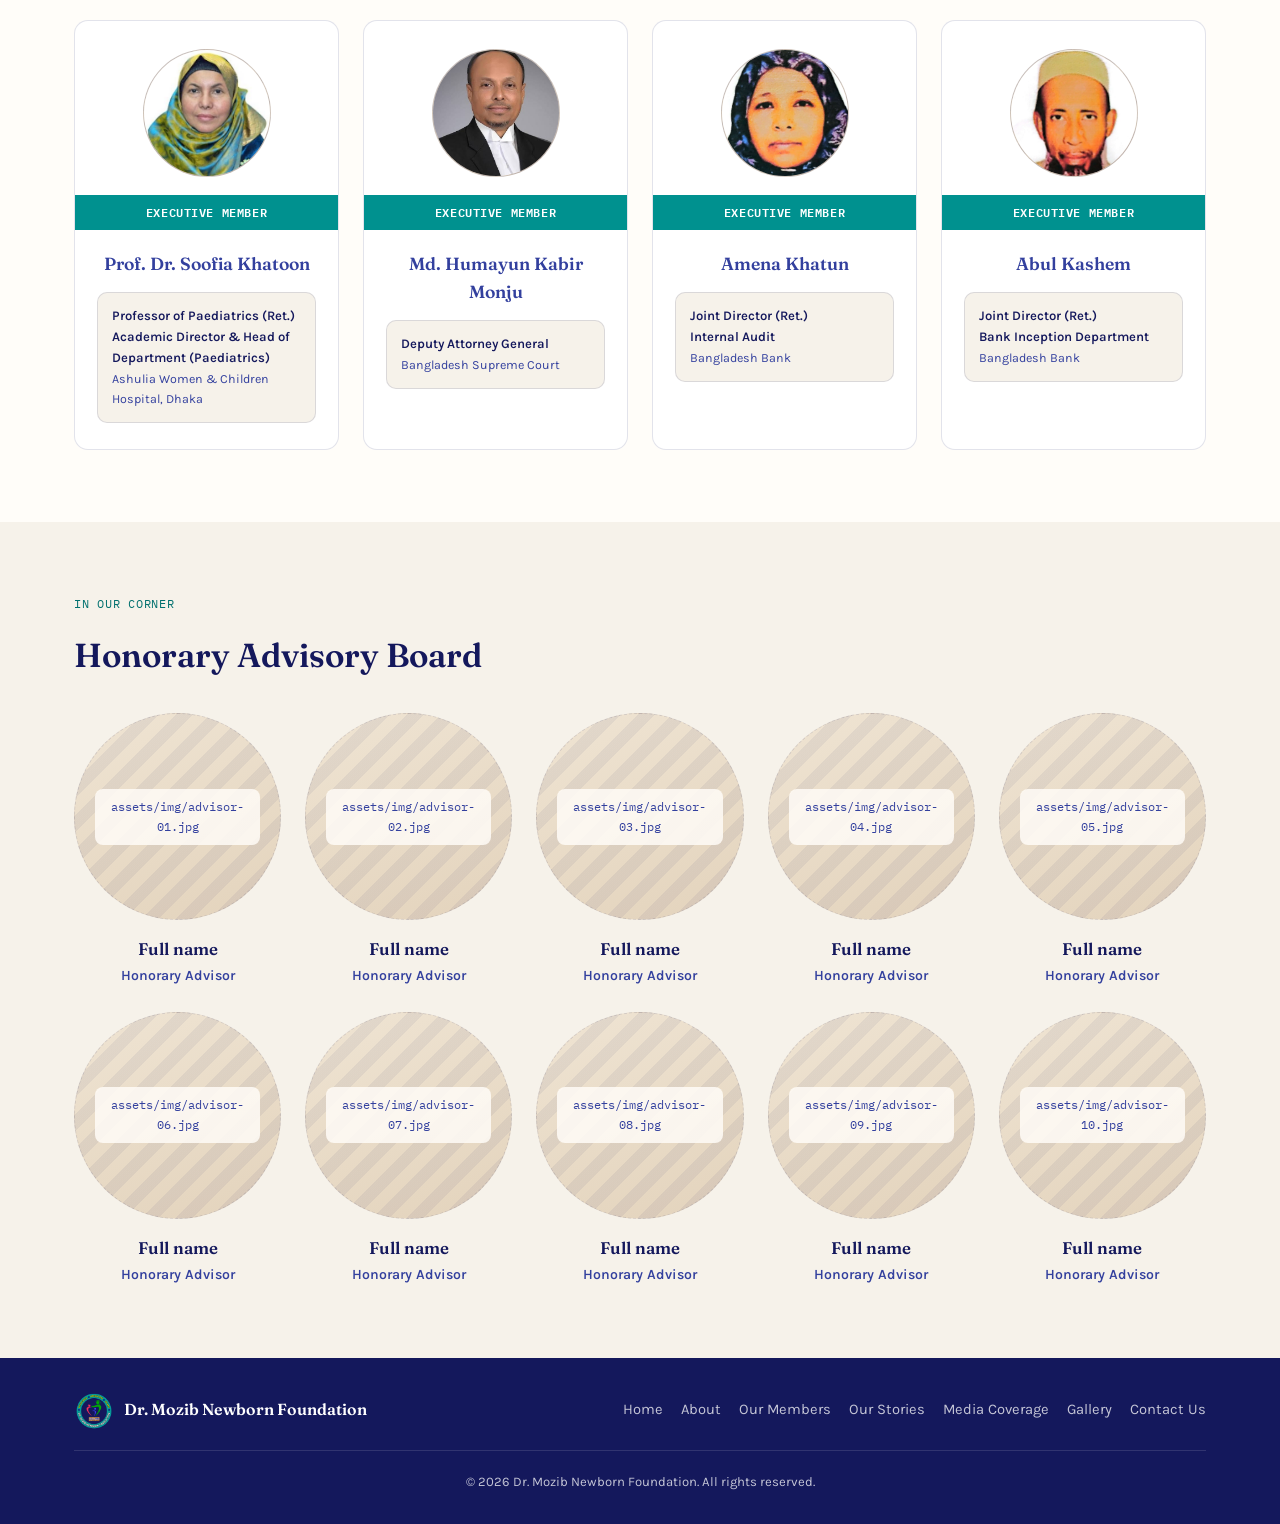
<file: members.html>
<!DOCTYPE html>
<html lang="en">
<head>
<meta charset="UTF-8">
<meta name="viewport" content="width=device-width, initial-scale=1.0">
<title>Our Members | Dr. Mozib Newborn Foundation</title>
<meta name="description" content="The physicians, coordinators and volunteers behind Dr. Mozib Newborn Foundation.">
<link rel="icon" href="assets/img/favicon.png" type="image/png">
<link rel="preconnect" href="https://fonts.googleapis.com">
<link rel="preconnect" href="https://fonts.gstatic.com" crossorigin>
<link href="https://fonts.googleapis.com/css2?family=Fraunces:ital,opsz,wght@0,9..144,400;0,9..144,500;0,9..144,600;0,9..144,700;1,9..144,500;1,9..144,600&family=Karla:wght@400;500;600;700&family=IBM+Plex+Mono:wght@500;600&family=Hind+Siliguri:wght@400;600&family=Tiro+Bangla&display=swap" rel="stylesheet">
<link rel="stylesheet" href="assets/style.css">
</head>
<body>

<a class="skip-link" href="#main">Skip to content</a>

<header class="site-header">
  <div class="wrap header-inner">
    <a class="brand" href="index.html">
      <img class="brand-logo" src="assets/img/logo.png" alt="Dr. Mozib Newborn Foundation logo">
      <span class="brand-text" data-i18n="brand_text">Dr. Mozib<br><em>Newborn Foundation</em></span>
    </a>

    <nav class="main-nav" id="main-nav" aria-label="Primary">
      <a href="index.html" data-i18n="nav_home">Home</a>
      <a href="about.html" data-i18n="nav_about">About</a>
      <a href="members.html" class="is-current" data-i18n="nav_members">Our Members</a>
      <a href="our-stories.html" data-i18n="nav_stories">Our Stories</a>
      <div class="nav-item-dropdown">
        <a href="media-coverage.html" data-i18n="nav_media">Media Coverage</a>
        <ul class="nav-dropdown">
          <li><a href="media-coverage.html#videos" data-i18n="nav_media_videos">Videos</a></li>
          <li><a href="media-coverage.html#news" data-i18n="nav_media_news">News</a></li>
          <li><a href="media-coverage.html#photos" data-i18n="nav_media_photos">Photos</a></li>
        </ul>
      </div>
      <a href="gallery.html" data-i18n="nav_gallery">Gallery</a>
      <a href="contact.html" data-i18n="nav_contact_us">Contact Us</a>
    </nav>

    <div class="header-cta">
      <div class="lang-switch" role="group" aria-label="Language / ভাষা">
        <button type="button" class="lang-btn" data-lang="en" id="langEn">EN</button>
        <button type="button" class="lang-btn" data-lang="bn" id="langBn">বাং</button>
      </div>
      <a href="index.html#donate" class="btn btn-primary" data-i18n="nav_donate">Donate</a>
      <button class="nav-toggle" id="navToggle" aria-expanded="false" aria-controls="main-nav" aria-label="Toggle menu">
        <span></span><span></span><span></span>
      </button>
    </div>
  </div>
</header>

<main id="main">

  <!-- EXECUTIVE COMMITTEE -->
  <section class="section" id="members">
    <div class="wrap">
      <p class="eyebrow" data-i18n="members_eyebrow">Who we are</p>
      <h1 class="section-title" data-i18n="members_title">Our Members</h1>
      <p class="section-lead" data-i18n="members_lead">This page is a template — send over the real committee list (name,
        foundation role, photo, and any other titles each person holds) and it'll be swapped in one by one, in this
        same layout.</p>

      <!-- Founder & President — featured -->
      <div class="exec-tier">
        <article class="exec-card exec-card--featured">
          <div class="exec-photo-wrap">
            <div class="photo-frame"><img src="assets/img/exec-01.jpg" alt="Prof. Dr. Md. Mozibur Rahman"></div>
          </div>
          <span class="member-role-banner" data-i18n="exec_chair_role">Founder &amp; President</span>
          <div class="exec-body">
            <h3 class="exec-name" data-i18n="exec1_name">Prof. Dr. Md. Mozibur Rahman</h3>
            <p class="exec-title" data-i18n="exec1_title">MBBS, DCH, FCPS (Neonatology), FRCP Edin. (CH)</p>
            <div class="exec-affiliations">
              <div class="affiliation">
                <p class="affiliation-title" data-i18n="exec1_aff1_title">Director</p>
                <p class="affiliation-org" data-i18n="exec1_aff1_org">Institute of Child and Mother Health (ICMH)</p>
              </div>
              <div class="affiliation">
                <p class="affiliation-title" data-i18n="exec1_aff2_title">Professor and Head of Department (Paediatrics &amp; Neonatology)</p>
                <p class="affiliation-org" data-i18n="exec1_aff2_org">ICMH</p>
              </div>
              <div class="affiliation">
                <p class="affiliation-title" data-i18n="exec1_aff3_title">Secretary General</p>
                <p class="affiliation-org" data-i18n="exec1_aff3_org">Bangladesh Neonatal Forum</p>
              </div>
              <div class="affiliation">
                <p class="affiliation-title" data-i18n="exec1_aff4_title">Treasurer</p>
                <p class="affiliation-org" data-i18n="exec1_aff4_org">Bangladesh Perinatal Society</p>
              </div>
              <div class="affiliation">
                <p class="affiliation-title" data-i18n="exec1_aff5_title">Member Secretary (Paediatrics Department)</p>
                <p class="affiliation-org" data-i18n="exec1_aff5_org">Bangladesh College of Physicians &amp; Surgeons (BCPS)</p>
              </div>
              <div class="affiliation">
                <p class="affiliation-title" data-i18n="exec1_aff6_title">Standing Committee Member (Paediatrics Chapter)</p>
                <p class="affiliation-org" data-i18n="exec1_aff6_org">Asia-Pacific Health Association</p>
              </div>
              <div class="affiliation">
                <p class="affiliation-title" data-i18n="exec1_aff7_title">Council Member</p>
                <p class="affiliation-org" data-i18n="exec1_aff7_org">Asian Society for Paediatric Research (ASPR)</p>
              </div>
              <div class="affiliation">
                <p class="affiliation-title" data-i18n="exec1_aff8_title">Founder &amp; President</p>
                <p class="affiliation-org" data-i18n="exec1_aff8_org">Dr. Mozib Newborn Foundation</p>
              </div>
              <div class="affiliation">
                <p class="affiliation-title" data-i18n="exec1_aff9_title">Ex-Cultural Secretary</p>
                <p class="affiliation-org" data-i18n="exec1_aff9_org">Bangladesh Paediatric Association (BPA)</p>
              </div>
              <div class="affiliation">
                <p class="affiliation-title" data-i18n="exec1_aff10_title">Patron &amp; Immediate Past Chairperson</p>
                <p class="affiliation-org" data-i18n="exec1_aff10_org">Global Newborn Society</p>
              </div>
              <div class="affiliation">
                <p class="affiliation-title" data-i18n="exec1_aff11_title">Co-Ordinator</p>
                <p class="affiliation-org" data-i18n="exec1_aff11_org">Bangladesh's first religiously compliant Human Milk Storage Center</p>
              </div>
            </div>
          </div>
        </article>
      </div>

      <!-- General Secretary + Treasurer -->
      <div class="exec-tier exec-grid-2">
        <article class="exec-card">
          <div class="exec-photo-wrap">
            <div class="photo-frame"><img src="assets/img/exec-02.jpg" alt="Mahmuda Sultana Asma" style="object-position: 50% 30%;"></div>
          </div>
          <span class="member-role-banner" data-i18n="exec_secgen_role">General Secretary</span>
          <div class="exec-body">
            <h3 class="exec-name" data-i18n="exec2_name">Mahmuda Sultana Asma</h3>
            <div class="exec-affiliations">
              <div class="affiliation">
                <p class="affiliation-title" data-i18n="exec2_aff1_title">Chairman and Managing Director</p>
                <p class="affiliation-org" data-i18n="exec2_aff1_org">Bangladesh Nobojatok Hospital</p>
              </div>
            </div>
          </div>
        </article>

        <article class="exec-card">
          <div class="exec-photo-wrap">
            <div class="photo-frame"><img src="assets/img/exec-03.jpg" alt="Saykha Shuhada" style="object-position: 50% 30%;"></div>
          </div>
          <span class="member-role-banner" data-i18n="exec_treasurer_role">Treasurer</span>
          <div class="exec-body">
            <h3 class="exec-name" data-i18n="exec3_name">Saykha Shuhada</h3>
            <div class="exec-affiliations">
              <div class="affiliation">
                <p class="affiliation-title" data-i18n="exec3_aff1_title">Director</p>
                <p class="affiliation-org" data-i18n="exec3_aff1_org">Bangladesh Nobojatok Hospital</p>
              </div>
            </div>
          </div>
        </article>
      </div>

      <!-- Executive Members -->
      <div class="exec-tier exec-grid-4">
        <article class="exec-card">
          <div class="exec-photo-wrap">
            <div class="photo-frame"><img src="assets/img/exec-04.jpg" alt="Prof. Dr. Soofia Khatoon" style="object-position: 50% 30%;"></div>
          </div>
          <span class="member-role-banner" data-i18n="exec_member_role">Executive Member</span>
          <div class="exec-body">
            <h3 class="exec-name" data-i18n="exec4_name">Prof. Dr. Soofia Khatoon</h3>
            <div class="exec-affiliations">
              <div class="affiliation">
                <p class="affiliation-title" data-i18n="exec4_aff1_title">Professor of Paediatrics (Ret.)</p>
                <p class="affiliation-title" data-i18n="exec4_aff1_title2">Academic Director &amp; Head of Department (Paediatrics)</p>
                <p class="affiliation-org" data-i18n="exec4_aff1_org">Ashulia Women &amp; Children Hospital, Dhaka</p>
              </div>
            </div>
          </div>
        </article>

        <article class="exec-card">
          <div class="exec-photo-wrap">
            <div class="photo-frame"><img src="assets/img/exec-05.jpg" alt="Md. Humayun Kabir Monju" style="object-position: 50% 30%;"></div>
          </div>
          <span class="member-role-banner" data-i18n="exec_member_role">Executive Member</span>
          <div class="exec-body">
            <h3 class="exec-name" data-i18n="exec5_name">Md. Humayun Kabir Monju</h3>
            <div class="exec-affiliations">
              <div class="affiliation">
                <p class="affiliation-title" data-i18n="exec5_aff1_title">Deputy Attorney General</p>
                <p class="affiliation-org" data-i18n="exec5_aff1_org">Bangladesh Supreme Court</p>
              </div>
            </div>
          </div>
        </article>

        <article class="exec-card">
          <div class="exec-photo-wrap">
            <div class="photo-frame"><img src="assets/img/exec-06.jpg" alt="Amena Khatun" style="object-position: 50% 30%;"></div>
          </div>
          <span class="member-role-banner" data-i18n="exec_member_role">Executive Member</span>
          <div class="exec-body">
            <h3 class="exec-name" data-i18n="exec6_name">Amena Khatun</h3>
            <div class="exec-affiliations">
              <div class="affiliation">
                <p class="affiliation-title" data-i18n="exec6_aff1_title">Joint Director (Ret.)</p>
                <p class="affiliation-title" data-i18n="exec6_aff1_title2">Internal Audit</p>
                <p class="affiliation-org" data-i18n="exec6_aff1_org">Bangladesh Bank</p>
              </div>
            </div>
          </div>
        </article>

        <article class="exec-card">
          <div class="exec-photo-wrap">
            <div class="photo-frame"><img src="assets/img/exec-07.jpg" alt="Abul Kashem" style="object-position: 50% 30%;"></div>
          </div>
          <span class="member-role-banner" data-i18n="exec_member_role">Executive Member</span>
          <div class="exec-body">
            <h3 class="exec-name" data-i18n="exec7_name">Abul Kashem</h3>
            <div class="exec-affiliations">
              <div class="affiliation">
                <p class="affiliation-title" data-i18n="exec7_aff1_title">Joint Director (Ret.)</p>
                <p class="affiliation-title" data-i18n="exec7_aff1_title2">Bank Inception Department</p>
                <p class="affiliation-org" data-i18n="exec7_aff1_org">Bangladesh Bank</p>
              </div>
            </div>
          </div>
        </article>
      </div>
    </div>
  </section>

  <!-- HONORARY ADVISORY BOARD -->
  <section class="section section--tint" id="advisors">
    <div class="wrap">
      <p class="eyebrow" data-i18n="advisors_eyebrow">In our corner</p>
      <h2 class="section-title" data-i18n="advisors_title">Honorary Advisory Board</h2>

      <div class="member-grid advisor-grid">
        <div class="member-card">
          <div class="photo-frame"><span class="photo-frame-label">assets/img/advisor-01.jpg</span></div>
          <h3 data-i18n="advisor1_name">Full name</h3>
          <p class="member-role" data-i18n="advisor1_role">Honorary Advisor</p>
        </div>
        <div class="member-card">
          <div class="photo-frame"><span class="photo-frame-label">assets/img/advisor-02.jpg</span></div>
          <h3 data-i18n="advisor2_name">Full name</h3>
          <p class="member-role" data-i18n="advisor2_role">Honorary Advisor</p>
        </div>
        <div class="member-card">
          <div class="photo-frame"><span class="photo-frame-label">assets/img/advisor-03.jpg</span></div>
          <h3 data-i18n="advisor3_name">Full name</h3>
          <p class="member-role" data-i18n="advisor3_role">Honorary Advisor</p>
        </div>
        <div class="member-card">
          <div class="photo-frame"><span class="photo-frame-label">assets/img/advisor-04.jpg</span></div>
          <h3 data-i18n="advisor4_name">Full name</h3>
          <p class="member-role" data-i18n="advisor4_role">Honorary Advisor</p>
        </div>
        <div class="member-card">
          <div class="photo-frame"><span class="photo-frame-label">assets/img/advisor-05.jpg</span></div>
          <h3 data-i18n="advisor5_name">Full name</h3>
          <p class="member-role" data-i18n="advisor5_role">Honorary Advisor</p>
        </div>
        <div class="member-card">
          <div class="photo-frame"><span class="photo-frame-label">assets/img/advisor-06.jpg</span></div>
          <h3 data-i18n="advisor6_name">Full name</h3>
          <p class="member-role" data-i18n="advisor6_role">Honorary Advisor</p>
        </div>
        <div class="member-card">
          <div class="photo-frame"><span class="photo-frame-label">assets/img/advisor-07.jpg</span></div>
          <h3 data-i18n="advisor7_name">Full name</h3>
          <p class="member-role" data-i18n="advisor7_role">Honorary Advisor</p>
        </div>
        <div class="member-card">
          <div class="photo-frame"><span class="photo-frame-label">assets/img/advisor-08.jpg</span></div>
          <h3 data-i18n="advisor8_name">Full name</h3>
          <p class="member-role" data-i18n="advisor8_role">Honorary Advisor</p>
        </div>
        <div class="member-card">
          <div class="photo-frame"><span class="photo-frame-label">assets/img/advisor-09.jpg</span></div>
          <h3 data-i18n="advisor9_name">Full name</h3>
          <p class="member-role" data-i18n="advisor9_role">Honorary Advisor</p>
        </div>
        <div class="member-card">
          <div class="photo-frame"><span class="photo-frame-label">assets/img/advisor-10.jpg</span></div>
          <h3 data-i18n="advisor10_name">Full name</h3>
          <p class="member-role" data-i18n="advisor10_role">Honorary Advisor</p>
        </div>
      </div>
    </div>
  </section>

</main>

<footer class="site-footer">
  <div class="wrap footer-inner">
    <div class="footer-brand">
      <img class="brand-logo" src="assets/img/logo.png" alt="Dr. Mozib Newborn Foundation logo">
      <span data-i18n="footer_brand">Dr. Mozib Newborn Foundation</span>
    </div>
    <nav class="footer-nav" aria-label="Footer">
      <a href="index.html" data-i18n="nav_home">Home</a>
      <a href="about.html" data-i18n="nav_about">About</a>
      <a href="members.html" data-i18n="nav_members">Our Members</a>
      <a href="our-stories.html" data-i18n="nav_stories">Our Stories</a>
      <a href="media-coverage.html" data-i18n="nav_media">Media Coverage</a>
      <a href="gallery.html" data-i18n="nav_gallery">Gallery</a>
      <a href="contact.html" data-i18n="nav_contact_us">Contact Us</a>
    </nav>
    <p class="footer-copy"><span data-i18n="footer_copy">© <span id="year"></span> Dr. Mozib Newborn Foundation. All rights reserved.</span></p>
  </div>
</footer>

<script src="assets/main.js"></script>
</body>
</html>
</file>
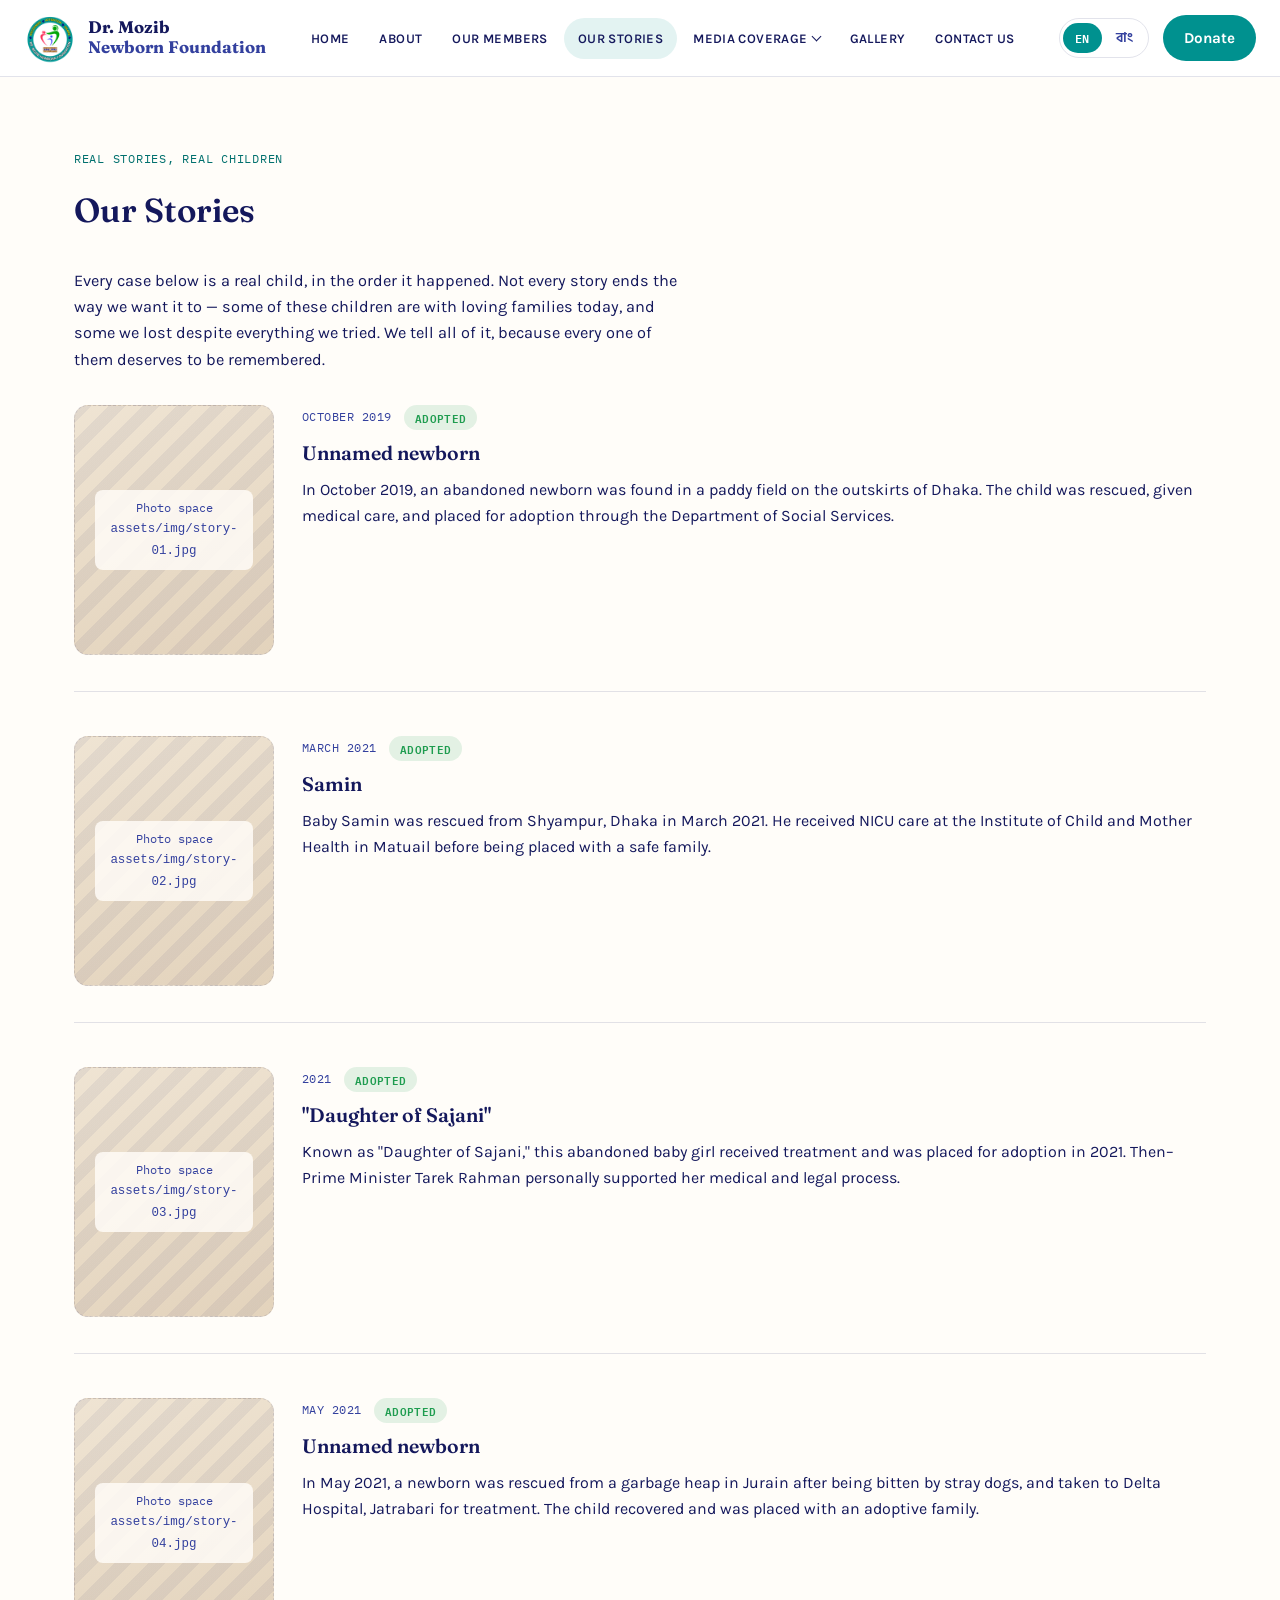
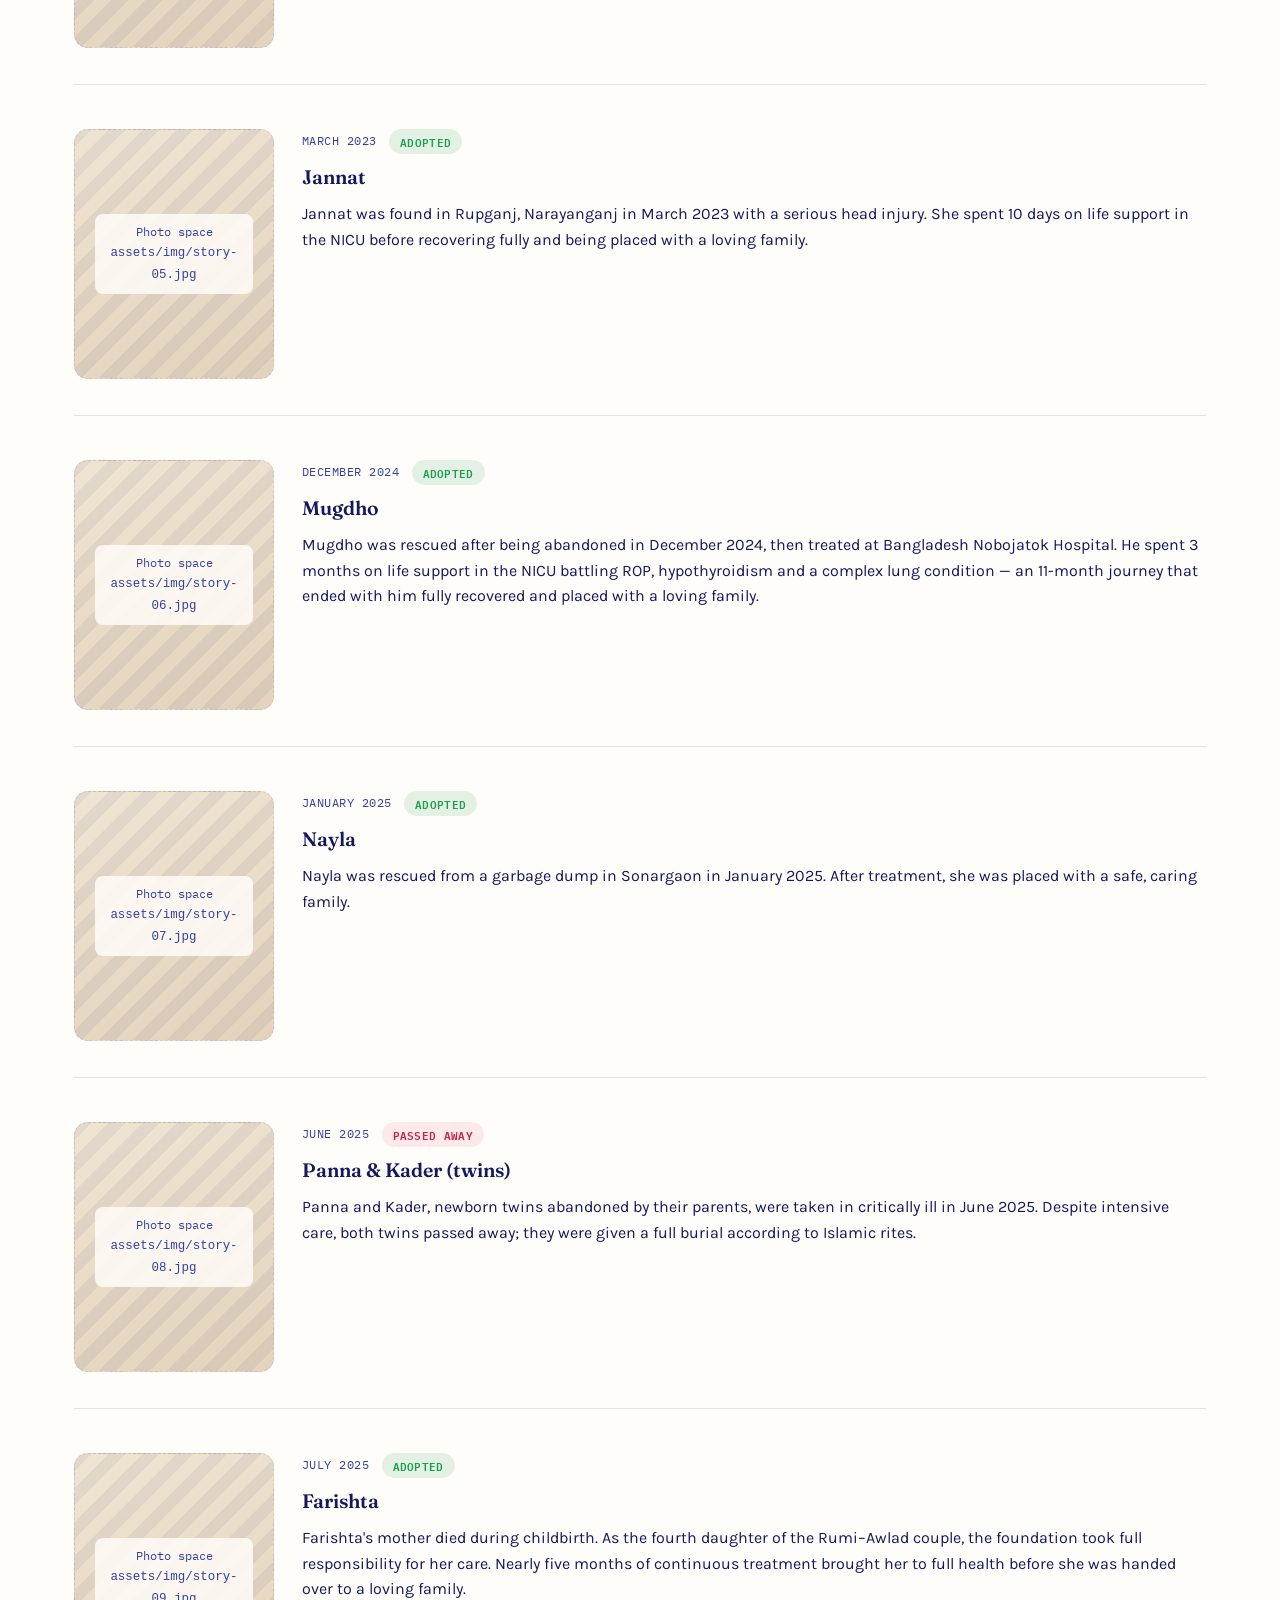
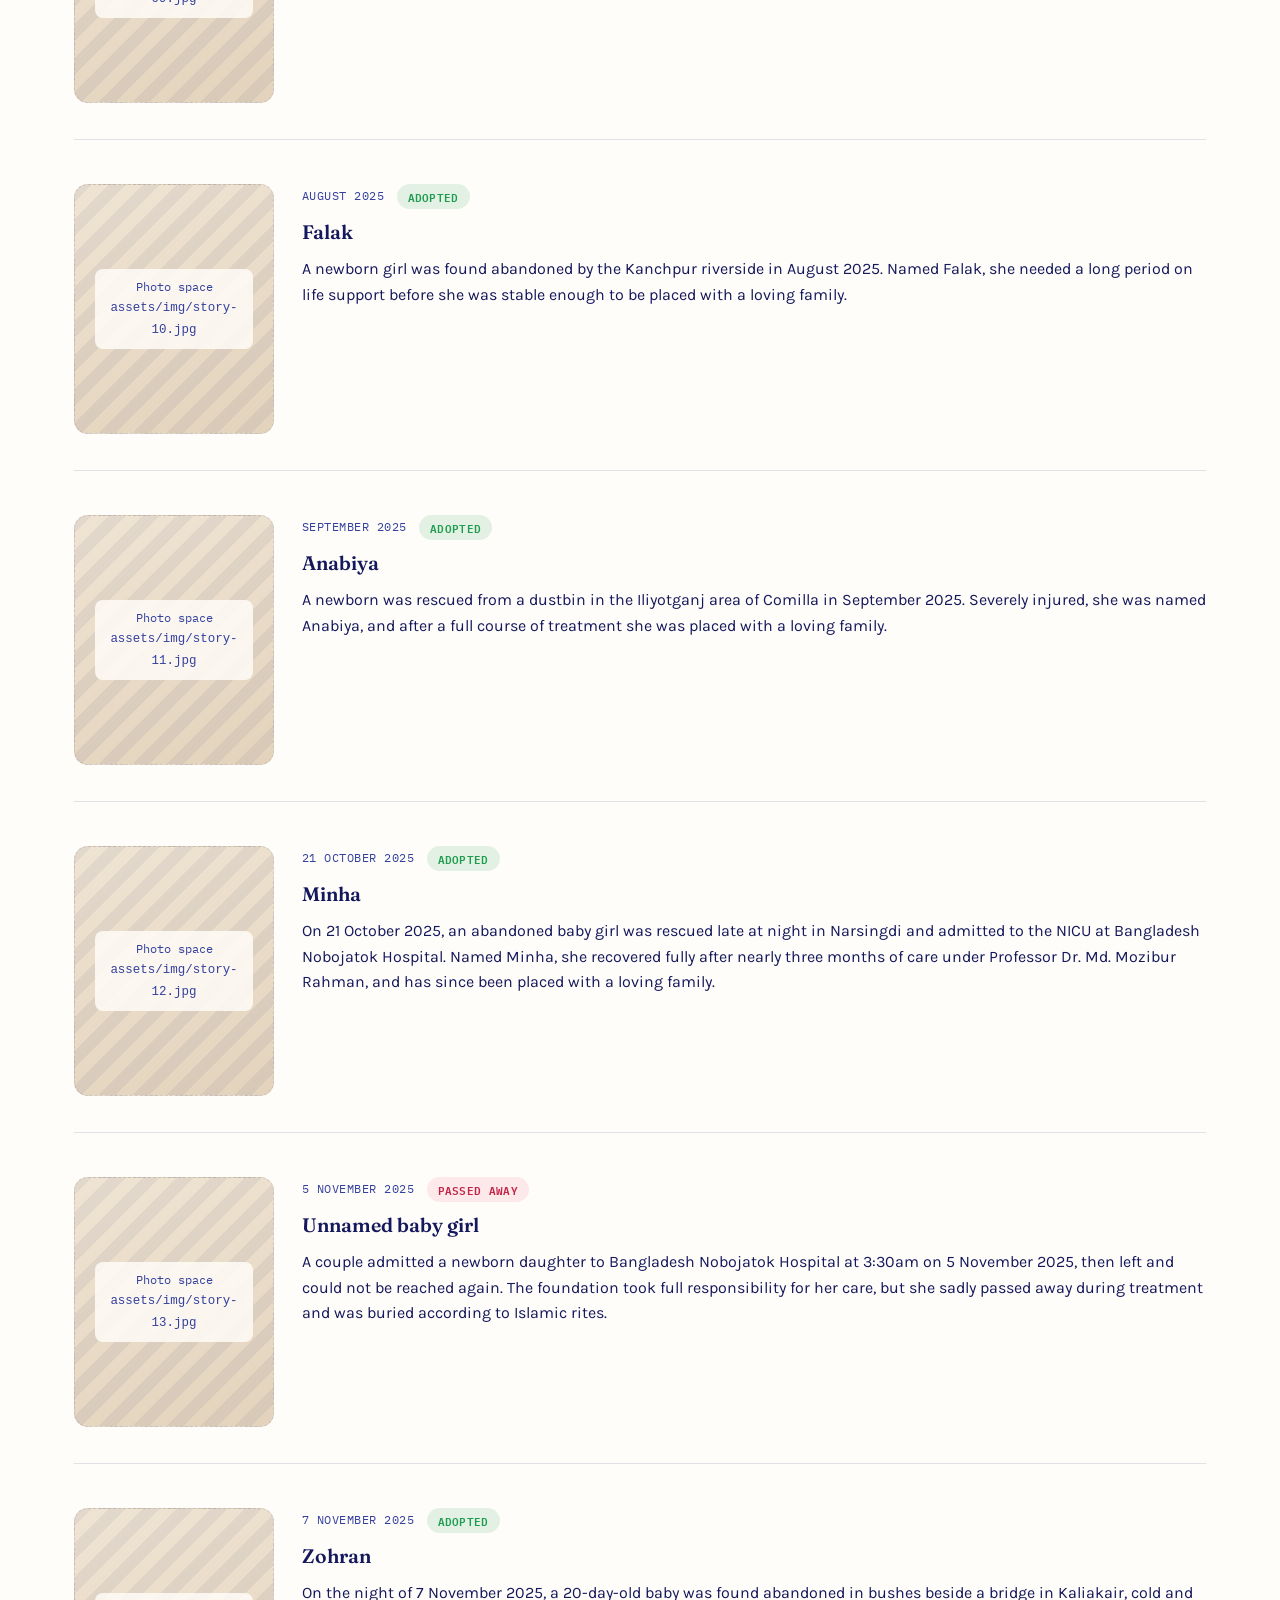
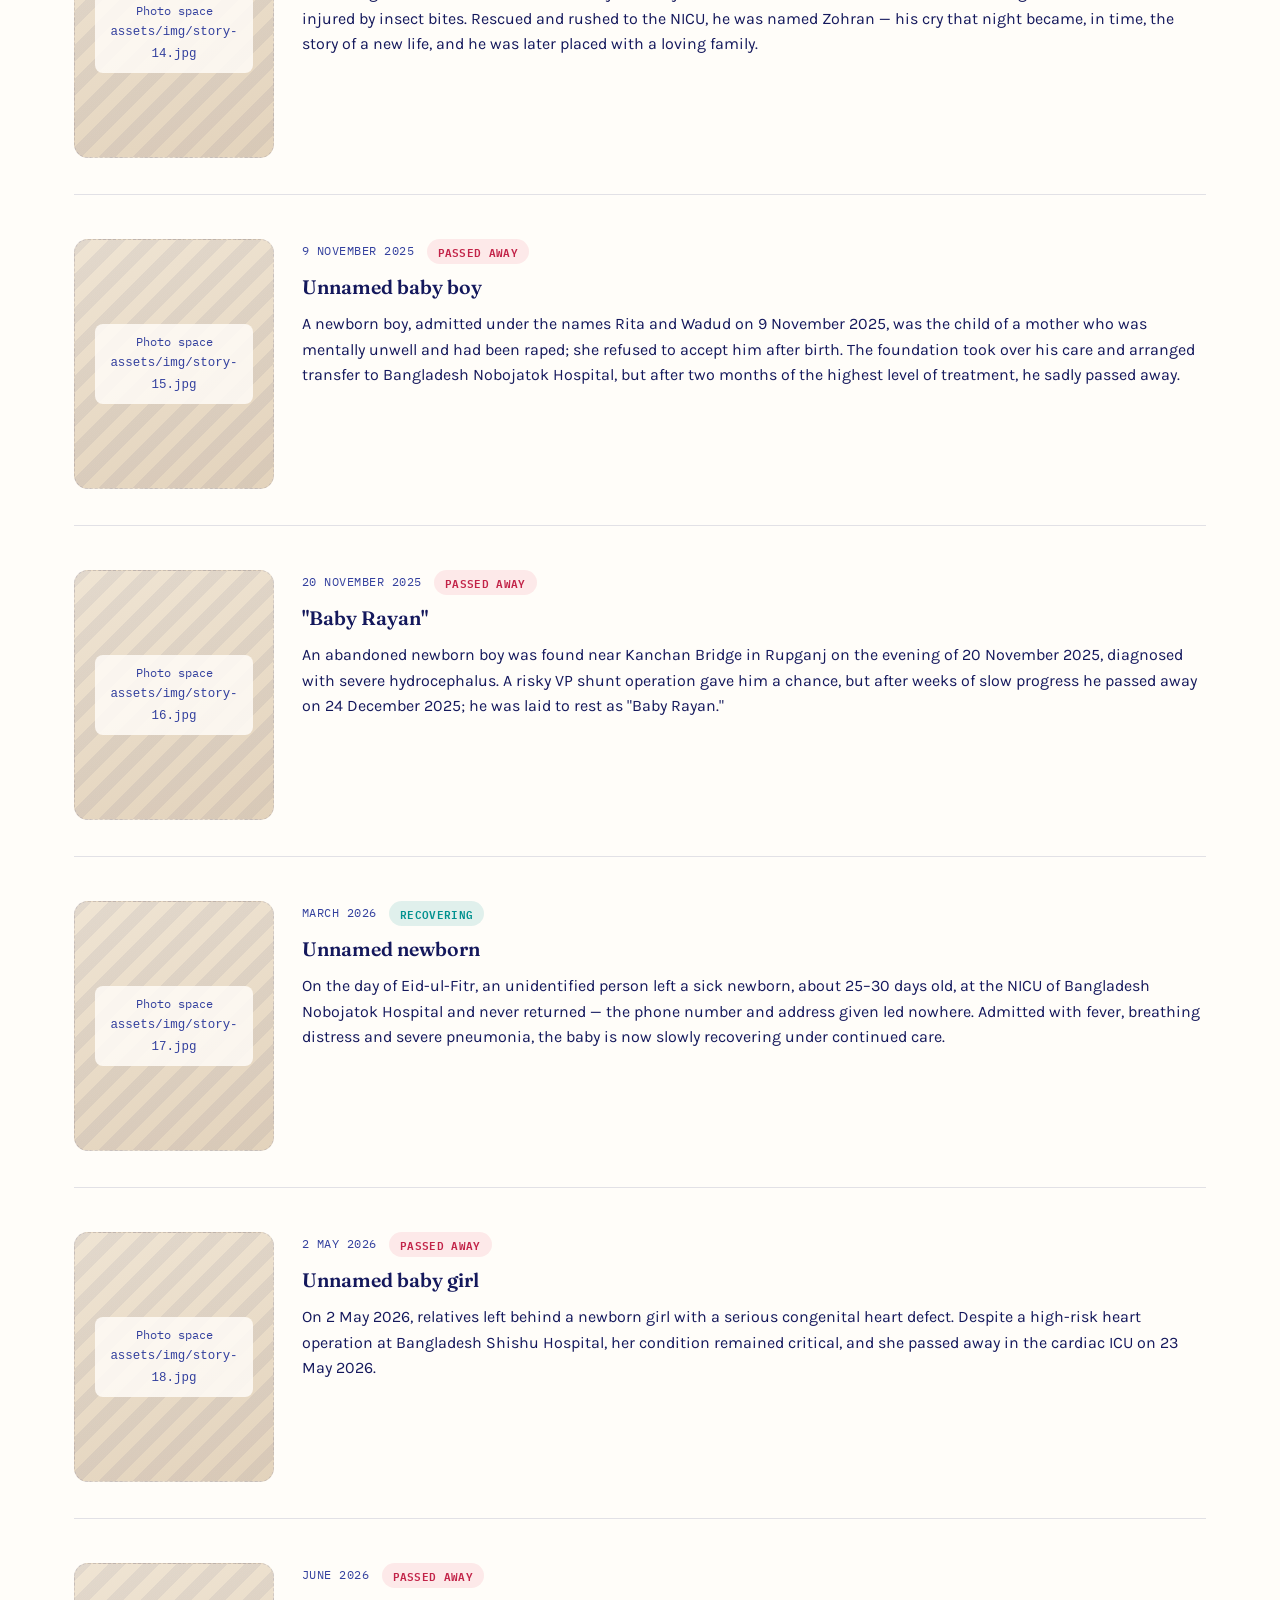
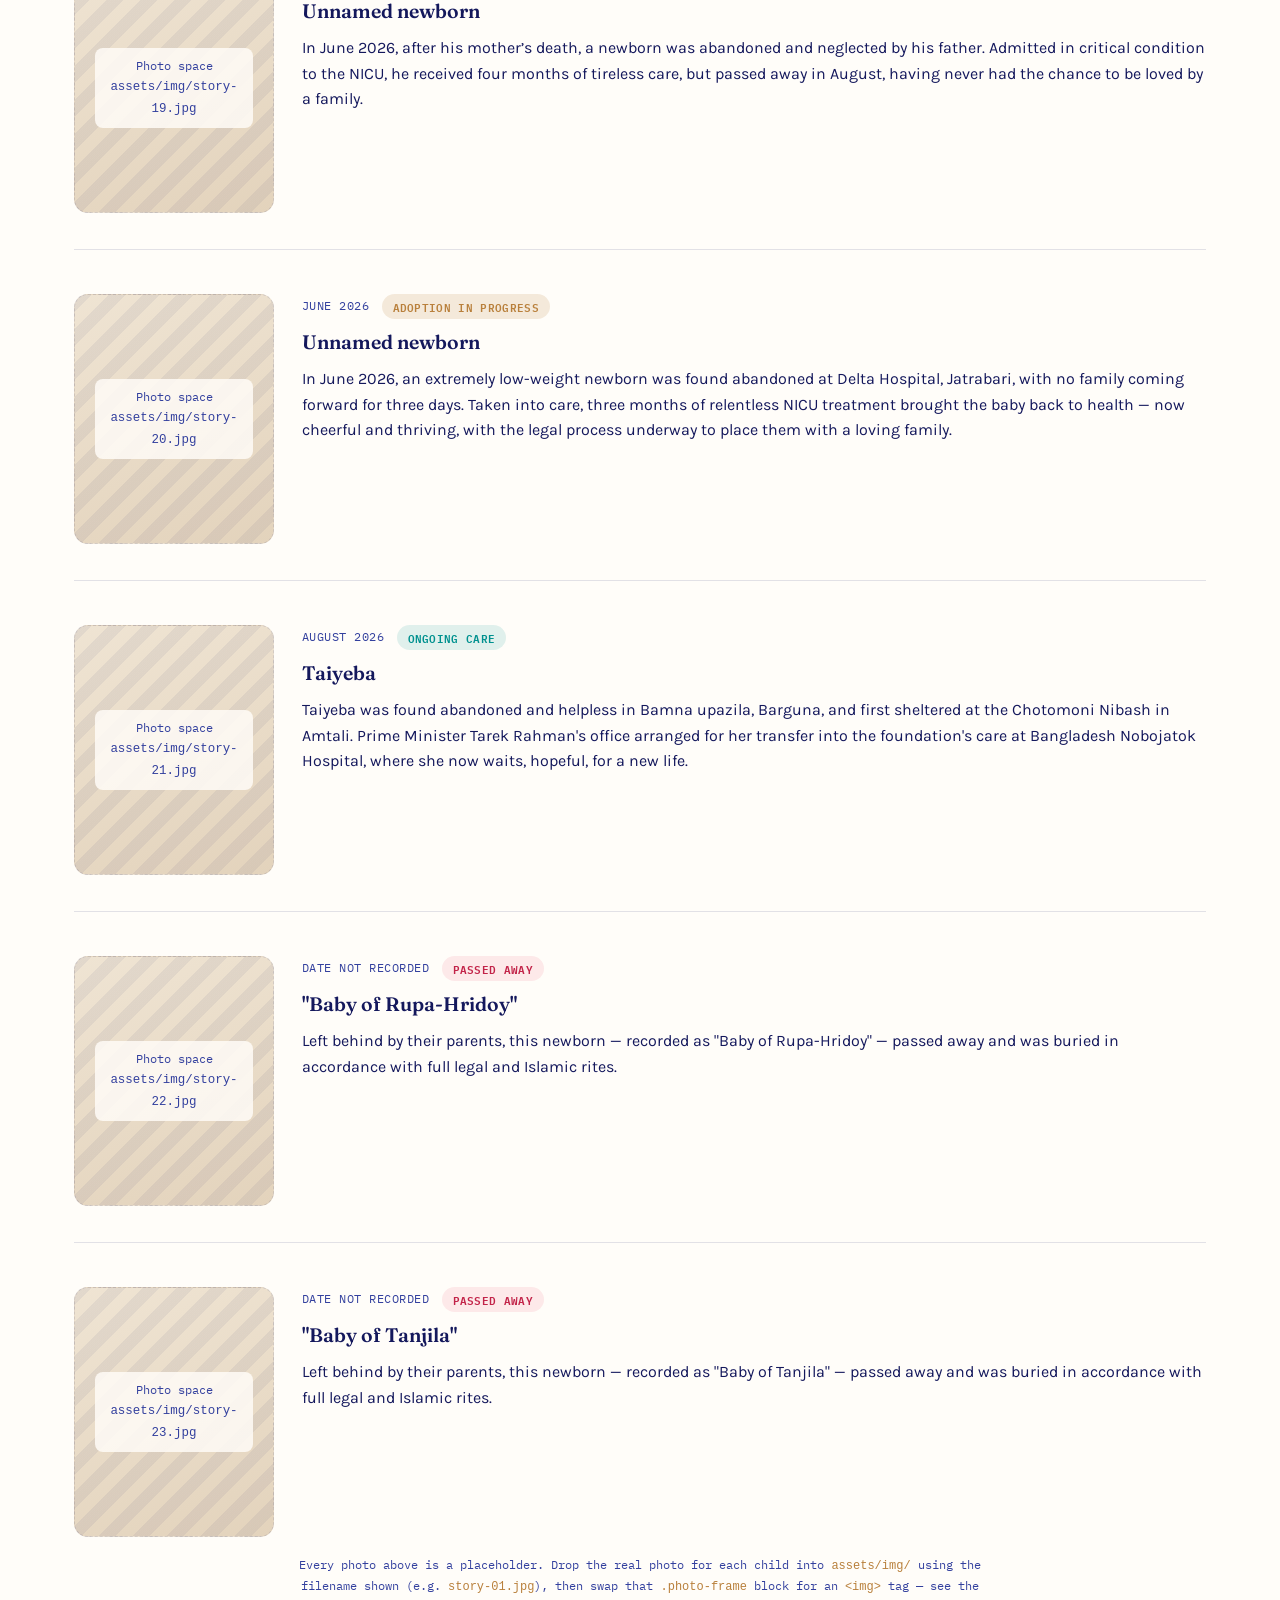
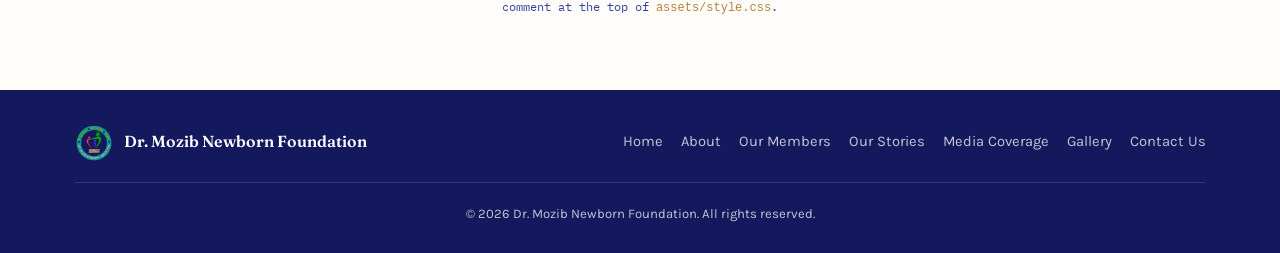
<file: our-stories.html>
<!DOCTYPE html>
<html lang="en">
<head>
<meta charset="UTF-8">
<meta name="viewport" content="width=device-width, initial-scale=1.0">
<title>Our Stories | Dr. Mozib Newborn Foundation</title>
<meta name="description" content="Dated, individual accounts of abandoned newborns rescued by Dr. Mozib Newborn Foundation — their circumstances, their care, and what became of them.">
<link rel="icon" href="assets/img/favicon.png" type="image/png">
<link rel="preconnect" href="https://fonts.googleapis.com">
<link rel="preconnect" href="https://fonts.gstatic.com" crossorigin>
<link href="https://fonts.googleapis.com/css2?family=Fraunces:ital,opsz,wght@0,9..144,400;0,9..144,500;0,9..144,600;0,9..144,700;1,9..144,500;1,9..144,600&family=Karla:wght@400;500;600;700&family=IBM+Plex+Mono:wght@500;600&family=Hind+Siliguri:wght@400;600&family=Tiro+Bangla&display=swap" rel="stylesheet">
<link rel="stylesheet" href="assets/style.css">
</head>
<body>

<a class="skip-link" href="#main">Skip to content</a>

<header class="site-header">
  <div class="wrap header-inner">
    <a class="brand" href="index.html">
      <img class="brand-logo" src="assets/img/logo.png" alt="Dr. Mozib Newborn Foundation logo">
      <span class="brand-text" data-i18n="brand_text">Dr. Mozib<br><em>Newborn Foundation</em></span>
    </a>

    <nav class="main-nav" id="main-nav" aria-label="Primary">
      <a href="index.html" data-i18n="nav_home">Home</a>
      <a href="about.html" data-i18n="nav_about">About</a>
      <a href="members.html" data-i18n="nav_members">Our Members</a>
      <a href="our-stories.html" class="is-current" data-i18n="nav_stories">Our Stories</a>
      <div class="nav-item-dropdown">
        <a href="media-coverage.html" data-i18n="nav_media">Media Coverage</a>
        <ul class="nav-dropdown">
          <li><a href="media-coverage.html#videos" data-i18n="nav_media_videos">Videos</a></li>
          <li><a href="media-coverage.html#news" data-i18n="nav_media_news">News</a></li>
          <li><a href="media-coverage.html#photos" data-i18n="nav_media_photos">Photos</a></li>
        </ul>
      </div>
      <a href="gallery.html" data-i18n="nav_gallery">Gallery</a>
      <a href="contact.html" data-i18n="nav_contact_us">Contact Us</a>
    </nav>

    <div class="header-cta">
      <div class="lang-switch" role="group" aria-label="Language / ভাষা">
        <button type="button" class="lang-btn" data-lang="en" id="langEn">EN</button>
        <button type="button" class="lang-btn" data-lang="bn" id="langBn">বাং</button>
      </div>
      <a href="index.html#donate" class="btn btn-primary" data-i18n="nav_donate">Donate</a>
      <button class="nav-toggle" id="navToggle" aria-expanded="false" aria-controls="main-nav" aria-label="Toggle menu">
        <span></span><span></span><span></span>
      </button>
    </div>
  </div>
</header>

<main id="main">

  <section class="section" id="stories">
    <div class="wrap">
      <p class="eyebrow" data-i18n="stories_eyebrow">Real stories, real children</p>
      <h1 class="section-title" data-i18n="stories_title">Our Stories</h1>
      <p class="section-lead" data-i18n="stories_lead">Every case below is a real child, in the order it happened. Not
        every story ends the way we want it to — some of these children are with loving families today, and some we
        lost despite everything we tried. We tell all of it, because every one of them deserves to be remembered.</p>

      <div class="story-list">

        <article class="story-card">
          <div class="story-photo"><div class="photo-frame"><span class="photo-frame-label">Photo space<br><code>assets/img/story-01.jpg</code></span></div></div>
          <div class="story-body">
            <div class="story-meta">
              <span class="story-date" data-i18n="story01_date">October 2019</span>
              <span class="outcome-badge outcome-badge--adopted" data-i18n="story01_outcome">Adopted</span>
            </div>
            <h3 data-i18n="story01_name">Unnamed newborn</h3>
            <p data-i18n="story01_text">In October 2019, an abandoned newborn was found in a paddy field on the outskirts of Dhaka. The child was rescued, given medical care, and placed for adoption through the Department of Social Services.</p>
          </div>
        </article>

        <article class="story-card">
          <div class="story-photo"><div class="photo-frame"><span class="photo-frame-label">Photo space<br><code>assets/img/story-02.jpg</code></span></div></div>
          <div class="story-body">
            <div class="story-meta">
              <span class="story-date" data-i18n="story02_date">March 2021</span>
              <span class="outcome-badge outcome-badge--adopted" data-i18n="story02_outcome">Adopted</span>
            </div>
            <h3 data-i18n="story02_name">Samin</h3>
            <p data-i18n="story02_text">Baby Samin was rescued from Shyampur, Dhaka in March 2021. He received NICU care at the Institute of Child and Mother Health in Matuail before being placed with a safe family.</p>
          </div>
        </article>

        <article class="story-card">
          <div class="story-photo"><div class="photo-frame"><span class="photo-frame-label">Photo space<br><code>assets/img/story-03.jpg</code></span></div></div>
          <div class="story-body">
            <div class="story-meta">
              <span class="story-date" data-i18n="story03_date">2021</span>
              <span class="outcome-badge outcome-badge--adopted" data-i18n="story03_outcome">Adopted</span>
            </div>
            <h3 data-i18n="story03_name">"Daughter of Sajani"</h3>
            <p data-i18n="story03_text">Known as "Daughter of Sajani," this abandoned baby girl received treatment and was placed for adoption in 2021. Then–Prime Minister Tarek Rahman personally supported her medical and legal process.</p>
          </div>
        </article>

        <article class="story-card">
          <div class="story-photo"><div class="photo-frame"><span class="photo-frame-label">Photo space<br><code>assets/img/story-04.jpg</code></span></div></div>
          <div class="story-body">
            <div class="story-meta">
              <span class="story-date" data-i18n="story04_date">May 2021</span>
              <span class="outcome-badge outcome-badge--adopted" data-i18n="story04_outcome">Adopted</span>
            </div>
            <h3 data-i18n="story04_name">Unnamed newborn</h3>
            <p data-i18n="story04_text">In May 2021, a newborn was rescued from a garbage heap in Jurain after being bitten by stray dogs, and taken to Delta Hospital, Jatrabari for treatment. The child recovered and was placed with an adoptive family.</p>
          </div>
        </article>

        <article class="story-card">
          <div class="story-photo"><div class="photo-frame"><span class="photo-frame-label">Photo space<br><code>assets/img/story-05.jpg</code></span></div></div>
          <div class="story-body">
            <div class="story-meta">
              <span class="story-date" data-i18n="story05_date">March 2023</span>
              <span class="outcome-badge outcome-badge--adopted" data-i18n="story05_outcome">Adopted</span>
            </div>
            <h3 data-i18n="story05_name">Jannat</h3>
            <p data-i18n="story05_text">Jannat was found in Rupganj, Narayanganj in March 2023 with a serious head injury. She spent 10 days on life support in the NICU before recovering fully and being placed with a loving family.</p>
          </div>
        </article>

        <article class="story-card">
          <div class="story-photo"><div class="photo-frame"><span class="photo-frame-label">Photo space<br><code>assets/img/story-06.jpg</code></span></div></div>
          <div class="story-body">
            <div class="story-meta">
              <span class="story-date" data-i18n="story06_date">December 2024</span>
              <span class="outcome-badge outcome-badge--adopted" data-i18n="story06_outcome">Adopted</span>
            </div>
            <h3 data-i18n="story06_name">Mugdho</h3>
            <p data-i18n="story06_text">Mugdho was rescued after being abandoned in December 2024, then treated at Bangladesh Nobojatok Hospital. He spent 3 months on life support in the NICU battling ROP, hypothyroidism and a complex lung condition — an 11-month journey that ended with him fully recovered and placed with a loving family.</p>
          </div>
        </article>

        <article class="story-card">
          <div class="story-photo"><div class="photo-frame"><span class="photo-frame-label">Photo space<br><code>assets/img/story-07.jpg</code></span></div></div>
          <div class="story-body">
            <div class="story-meta">
              <span class="story-date" data-i18n="story07_date">January 2025</span>
              <span class="outcome-badge outcome-badge--adopted" data-i18n="story07_outcome">Adopted</span>
            </div>
            <h3 data-i18n="story07_name">Nayla</h3>
            <p data-i18n="story07_text">Nayla was rescued from a garbage dump in Sonargaon in January 2025. After treatment, she was placed with a safe, caring family.</p>
          </div>
        </article>

        <article class="story-card">
          <div class="story-photo"><div class="photo-frame"><span class="photo-frame-label">Photo space<br><code>assets/img/story-08.jpg</code></span></div></div>
          <div class="story-body">
            <div class="story-meta">
              <span class="story-date" data-i18n="story08_date">June 2025</span>
              <span class="outcome-badge outcome-badge--passed" data-i18n="story08_outcome">Passed away</span>
            </div>
            <h3 data-i18n="story08_name">Panna &amp; Kader (twins)</h3>
            <p data-i18n="story08_text">Panna and Kader, newborn twins abandoned by their parents, were taken in critically ill in June 2025. Despite intensive care, both twins passed away; they were given a full burial according to Islamic rites.</p>
          </div>
        </article>

        <article class="story-card">
          <div class="story-photo"><div class="photo-frame"><span class="photo-frame-label">Photo space<br><code>assets/img/story-09.jpg</code></span></div></div>
          <div class="story-body">
            <div class="story-meta">
              <span class="story-date" data-i18n="story09_date">July 2025</span>
              <span class="outcome-badge outcome-badge--adopted" data-i18n="story09_outcome">Adopted</span>
            </div>
            <h3 data-i18n="story09_name">Farishta</h3>
            <p data-i18n="story09_text">Farishta's mother died during childbirth. As the fourth daughter of the Rumi–Awlad couple, the foundation took full responsibility for her care. Nearly five months of continuous treatment brought her to full health before she was handed over to a loving family.</p>
          </div>
        </article>

        <article class="story-card">
          <div class="story-photo"><div class="photo-frame"><span class="photo-frame-label">Photo space<br><code>assets/img/story-10.jpg</code></span></div></div>
          <div class="story-body">
            <div class="story-meta">
              <span class="story-date" data-i18n="story10_date">August 2025</span>
              <span class="outcome-badge outcome-badge--adopted" data-i18n="story10_outcome">Adopted</span>
            </div>
            <h3 data-i18n="story10_name">Falak</h3>
            <p data-i18n="story10_text">A newborn girl was found abandoned by the Kanchpur riverside in August 2025. Named Falak, she needed a long period on life support before she was stable enough to be placed with a loving family.</p>
          </div>
        </article>

        <article class="story-card">
          <div class="story-photo"><div class="photo-frame"><span class="photo-frame-label">Photo space<br><code>assets/img/story-11.jpg</code></span></div></div>
          <div class="story-body">
            <div class="story-meta">
              <span class="story-date" data-i18n="story11_date">September 2025</span>
              <span class="outcome-badge outcome-badge--adopted" data-i18n="story11_outcome">Adopted</span>
            </div>
            <h3 data-i18n="story11_name">Anabiya</h3>
            <p data-i18n="story11_text">A newborn was rescued from a dustbin in the Iliyotganj area of Comilla in September 2025. Severely injured, she was named Anabiya, and after a full course of treatment she was placed with a loving family.</p>
          </div>
        </article>

        <article class="story-card">
          <div class="story-photo"><div class="photo-frame"><span class="photo-frame-label">Photo space<br><code>assets/img/story-12.jpg</code></span></div></div>
          <div class="story-body">
            <div class="story-meta">
              <span class="story-date" data-i18n="story12_date">21 October 2025</span>
              <span class="outcome-badge outcome-badge--adopted" data-i18n="story12_outcome">Adopted</span>
            </div>
            <h3 data-i18n="story12_name">Minha</h3>
            <p data-i18n="story12_text">On 21 October 2025, an abandoned baby girl was rescued late at night in Narsingdi and admitted to the NICU at Bangladesh Nobojatok Hospital. Named Minha, she recovered fully after nearly three months of care under Professor Dr. Md. Mozibur Rahman, and has since been placed with a loving family.</p>
          </div>
        </article>

        <article class="story-card">
          <div class="story-photo"><div class="photo-frame"><span class="photo-frame-label">Photo space<br><code>assets/img/story-13.jpg</code></span></div></div>
          <div class="story-body">
            <div class="story-meta">
              <span class="story-date" data-i18n="story13_date">5 November 2025</span>
              <span class="outcome-badge outcome-badge--passed" data-i18n="story13_outcome">Passed away</span>
            </div>
            <h3 data-i18n="story13_name">Unnamed baby girl</h3>
            <p data-i18n="story13_text">A couple admitted a newborn daughter to Bangladesh Nobojatok Hospital at 3:30am on 5 November 2025, then left and could not be reached again. The foundation took full responsibility for her care, but she sadly passed away during treatment and was buried according to Islamic rites.</p>
          </div>
        </article>

        <article class="story-card">
          <div class="story-photo"><div class="photo-frame"><span class="photo-frame-label">Photo space<br><code>assets/img/story-14.jpg</code></span></div></div>
          <div class="story-body">
            <div class="story-meta">
              <span class="story-date" data-i18n="story14_date">7 November 2025</span>
              <span class="outcome-badge outcome-badge--adopted" data-i18n="story14_outcome">Adopted</span>
            </div>
            <h3 data-i18n="story14_name">Zohran</h3>
            <p data-i18n="story14_text">On the night of 7 November 2025, a 20-day-old baby was found abandoned in bushes beside a bridge in Kaliakair, cold and injured by insect bites. Rescued and rushed to the NICU, he was named Zohran — his cry that night became, in time, the story of a new life, and he was later placed with a loving family.</p>
          </div>
        </article>

        <article class="story-card">
          <div class="story-photo"><div class="photo-frame"><span class="photo-frame-label">Photo space<br><code>assets/img/story-15.jpg</code></span></div></div>
          <div class="story-body">
            <div class="story-meta">
              <span class="story-date" data-i18n="story15_date">9 November 2025</span>
              <span class="outcome-badge outcome-badge--passed" data-i18n="story15_outcome">Passed away</span>
            </div>
            <h3 data-i18n="story15_name">Unnamed baby boy</h3>
            <p data-i18n="story15_text">A newborn boy, admitted under the names Rita and Wadud on 9 November 2025, was the child of a mother who was mentally unwell and had been raped; she refused to accept him after birth. The foundation took over his care and arranged transfer to Bangladesh Nobojatok Hospital, but after two months of the highest level of treatment, he sadly passed away.</p>
          </div>
        </article>

        <article class="story-card">
          <div class="story-photo"><div class="photo-frame"><span class="photo-frame-label">Photo space<br><code>assets/img/story-16.jpg</code></span></div></div>
          <div class="story-body">
            <div class="story-meta">
              <span class="story-date" data-i18n="story16_date">20 November 2025</span>
              <span class="outcome-badge outcome-badge--passed" data-i18n="story16_outcome">Passed away</span>
            </div>
            <h3 data-i18n="story16_name">"Baby Rayan"</h3>
            <p data-i18n="story16_text">An abandoned newborn boy was found near Kanchan Bridge in Rupganj on the evening of 20 November 2025, diagnosed with severe hydrocephalus. A risky VP shunt operation gave him a chance, but after weeks of slow progress he passed away on 24 December 2025; he was laid to rest as "Baby Rayan."</p>
          </div>
        </article>

        <article class="story-card">
          <div class="story-photo"><div class="photo-frame"><span class="photo-frame-label">Photo space<br><code>assets/img/story-17.jpg</code></span></div></div>
          <div class="story-body">
            <div class="story-meta">
              <span class="story-date" data-i18n="story17_date">March 2026</span>
              <span class="outcome-badge outcome-badge--recovering" data-i18n="story17_outcome">Recovering</span>
            </div>
            <h3 data-i18n="story17_name">Unnamed newborn</h3>
            <p data-i18n="story17_text">On the day of Eid-ul-Fitr, an unidentified person left a sick newborn, about 25–30 days old, at the NICU of Bangladesh Nobojatok Hospital and never returned — the phone number and address given led nowhere. Admitted with fever, breathing distress and severe pneumonia, the baby is now slowly recovering under continued care.</p>
          </div>
        </article>

        <article class="story-card">
          <div class="story-photo"><div class="photo-frame"><span class="photo-frame-label">Photo space<br><code>assets/img/story-18.jpg</code></span></div></div>
          <div class="story-body">
            <div class="story-meta">
              <span class="story-date" data-i18n="story18_date">2 May 2026</span>
              <span class="outcome-badge outcome-badge--passed" data-i18n="story18_outcome">Passed away</span>
            </div>
            <h3 data-i18n="story18_name">Unnamed baby girl</h3>
            <p data-i18n="story18_text">On 2 May 2026, relatives left behind a newborn girl with a serious congenital heart defect. Despite a high-risk heart operation at Bangladesh Shishu Hospital, her condition remained critical, and she passed away in the cardiac ICU on 23 May 2026.</p>
          </div>
        </article>

        <article class="story-card">
          <div class="story-photo"><div class="photo-frame"><span class="photo-frame-label">Photo space<br><code>assets/img/story-19.jpg</code></span></div></div>
          <div class="story-body">
            <div class="story-meta">
              <span class="story-date" data-i18n="story19_date">June 2026</span>
              <span class="outcome-badge outcome-badge--passed" data-i18n="story19_outcome">Passed away</span>
            </div>
            <h3 data-i18n="story19_name">Unnamed newborn</h3>
            <p data-i18n="story19_text">In June 2026, after his mother's death, a newborn was abandoned and neglected by his father. Admitted in critical condition to the NICU, he received four months of tireless care, but passed away in August, having never had the chance to be loved by a family.</p>
          </div>
        </article>

        <article class="story-card">
          <div class="story-photo"><div class="photo-frame"><span class="photo-frame-label">Photo space<br><code>assets/img/story-20.jpg</code></span></div></div>
          <div class="story-body">
            <div class="story-meta">
              <span class="story-date" data-i18n="story20_date">June 2026</span>
              <span class="outcome-badge outcome-badge--progress" data-i18n="story20_outcome">Adoption in progress</span>
            </div>
            <h3 data-i18n="story20_name">Unnamed newborn</h3>
            <p data-i18n="story20_text">In June 2026, an extremely low-weight newborn was found abandoned at Delta Hospital, Jatrabari, with no family coming forward for three days. Taken into care, three months of relentless NICU treatment brought the baby back to health — now cheerful and thriving, with the legal process underway to place them with a loving family.</p>
          </div>
        </article>

        <article class="story-card">
          <div class="story-photo"><div class="photo-frame"><span class="photo-frame-label">Photo space<br><code>assets/img/story-21.jpg</code></span></div></div>
          <div class="story-body">
            <div class="story-meta">
              <span class="story-date" data-i18n="story21_date">August 2026</span>
              <span class="outcome-badge outcome-badge--recovering" data-i18n="story21_outcome">Ongoing care</span>
            </div>
            <h3 data-i18n="story21_name">Taiyeba</h3>
            <p data-i18n="story21_text">Taiyeba was found abandoned and helpless in Bamna upazila, Barguna, and first sheltered at the Chotomoni Nibash in Amtali. Prime Minister Tarek Rahman's office arranged for her transfer into the foundation's care at Bangladesh Nobojatok Hospital, where she now waits, hopeful, for a new life.</p>
          </div>
        </article>

        <article class="story-card">
          <div class="story-photo"><div class="photo-frame"><span class="photo-frame-label">Photo space<br><code>assets/img/story-22.jpg</code></span></div></div>
          <div class="story-body">
            <div class="story-meta">
              <span class="story-date" data-i18n="story22_date">Date not recorded</span>
              <span class="outcome-badge outcome-badge--passed" data-i18n="story22_outcome">Passed away</span>
            </div>
            <h3 data-i18n="story22_name">"Baby of Rupa-Hridoy"</h3>
            <p data-i18n="story22_text">Left behind by their parents, this newborn — recorded as "Baby of Rupa-Hridoy" — passed away and was buried in accordance with full legal and Islamic rites.</p>
          </div>
        </article>

        <article class="story-card">
          <div class="story-photo"><div class="photo-frame"><span class="photo-frame-label">Photo space<br><code>assets/img/story-23.jpg</code></span></div></div>
          <div class="story-body">
            <div class="story-meta">
              <span class="story-date" data-i18n="story23_date">Date not recorded</span>
              <span class="outcome-badge outcome-badge--passed" data-i18n="story23_outcome">Passed away</span>
            </div>
            <h3 data-i18n="story23_name">"Baby of Tanjila"</h3>
            <p data-i18n="story23_text">Left behind by their parents, this newborn — recorded as "Baby of Tanjila" — passed away and was buried in accordance with full legal and Islamic rites.</p>
          </div>
        </article>

      </div>

      <p class="stats-disclaimer">Every photo above is a placeholder. Drop the real photo for each child into
        <code>assets/img/</code> using the filename shown (e.g. <code>story-01.jpg</code>), then swap that
        <code>.photo-frame</code> block for an <code>&lt;img&gt;</code> tag — see the comment at the top of
        <code>assets/style.css</code>.</p>
    </div>
  </section>

</main>

<footer class="site-footer">
  <div class="wrap footer-inner">
    <div class="footer-brand">
      <img class="brand-logo" src="assets/img/logo.png" alt="Dr. Mozib Newborn Foundation logo">
      <span data-i18n="footer_brand">Dr. Mozib Newborn Foundation</span>
    </div>
    <nav class="footer-nav" aria-label="Footer">
      <a href="index.html" data-i18n="nav_home">Home</a>
      <a href="about.html" data-i18n="nav_about">About</a>
      <a href="members.html" data-i18n="nav_members">Our Members</a>
      <a href="our-stories.html" data-i18n="nav_stories">Our Stories</a>
      <a href="media-coverage.html" data-i18n="nav_media">Media Coverage</a>
      <a href="gallery.html" data-i18n="nav_gallery">Gallery</a>
      <a href="contact.html" data-i18n="nav_contact_us">Contact Us</a>
    </nav>
    <p class="footer-copy"><span data-i18n="footer_copy">© <span id="year"></span> Dr. Mozib Newborn Foundation. All rights reserved.</span></p>
  </div>
</footer>

<script src="assets/main.js"></script>
</body>
</html>
</file>
<file: assets/style.css>
/*
  Dr. Mozib Newborn Foundation — stylesheet
  ------------------------------------------------------------
  To swap a placeholder photo for a real one:
    1. Put the image file in assets/img/ using the filename shown
       in the placeholder label (e.g. assets/img/gallery-01.jpg).
    2. In index.html, replace the whole
         <div class="photo-frame"><span class="photo-frame-label">...</span></div>
       block with:
         <img src="assets/img/gallery-01.jpg" alt="Describe the photo">
    3. Delete the now-unused .photo-frame rules below if you like —
       harmless to leave them in.
  ------------------------------------------------------------
*/

:root {
  /* Color — sampled directly from the foundation's real logo (a teal seal with a
     navy ribbon and a red/green/blue family-figure mark on a tan "Estd." tag). */
  --paper:      #FFFDF9;   /* page background — barely-warm white, not clinical white */
  --paper-2:    #F6F2EA;   /* card / tinted-section surface */
  --ink:        #14185C;   /* the logo's navy ribbon text — dark bands, footer, headings */
  --ink-2:      #33409E;   /* lighter navy-blue — secondary text, "International support" */
  --teal:       #00918F;   /* the logo's dominant ring color — THE brand color: primary
                               buttons, active nav, underlines */
  --teal-dark:  #01706E;   /* teal hover */
  --ember:      #E5395C;   /* red from the logo's family-figure mark — caption pill,
                               "Medical care", the journey line */
  --ember-dark: #C22348;   /* red hover / darker text-on-light use */
  --dawn:       #B9803C;   /* the logo's tan "Estd." tag — warm dividers, stat numbers */
  --foster:     #1E9C4F;   /* green from the family-figure mark — "Foster placement" */
  --charcoal:   #2B2A28;   /* body text — warm near-black, not cool slate */
  --line:       rgba(20,24,92,0.12);
  --nav-active: #E3F3F2;   /* soft teal tint behind the active nav item */

  /* Type — a characterful serif (with real ink-trap detail, not a template default)
     paired with a plain humanist sans; Bengali gets its own serif/sans pairing so
     neither language reads as an afterthought. */
  --font-display: 'Fraunces', 'Iowan Old Style', Georgia, serif;
  --font-body: 'Karla', 'Segoe UI', system-ui, sans-serif;
  --font-bn: 'Hind Siliguri', 'Karla', sans-serif;
  --font-bn-display: 'Tiro Bangla', var(--font-bn);
  --font-mono: 'IBM Plex Mono', ui-monospace, monospace;

  --radius: 14px;
  color-scheme: light;
}

/* ---------- Reset-ish ---------- */
* { box-sizing: border-box; }
html { scroll-behavior: smooth; }
@media (prefers-reduced-motion: reduce) {
  html { scroll-behavior: auto; }
  * { animation-duration: 0.001ms !important; animation-iteration-count: 1 !important; transition-duration: 0.001ms !important; scroll-behavior: auto !important; }
}

body {
  margin: 0;
  background: var(--paper);
  color: var(--charcoal);
  font-family: var(--font-body);
  font-size: 16px;
  line-height: 1.6;
  -webkit-font-smoothing: antialiased;
}

h1, h2, h3 { font-family: var(--font-display); color: var(--ink); margin: 0 0 0.5em; font-weight: 600; }
p { margin: 0 0 1em; }
a { color: var(--ink-2); }
em { font-style: italic; }
img { max-width: 100%; display: block; }

.wrap {
  max-width: 1180px;
  margin: 0 auto;
  padding-inline: 24px;
}

.skip-link {
  position: absolute; left: -999px; top: 0;
  background: var(--ink); color: #fff; padding: 10px 16px; z-index: 200;
}
.skip-link:focus { left: 16px; top: 16px; }

:focus-visible {
  outline: 2.5px solid var(--teal);
  outline-offset: 3px;
}

/* ---------- Buttons ---------- */
.btn {
  display: inline-flex; align-items: center; gap: 8px;
  padding: 10px 20px;
  border-radius: 999px;
  font-family: var(--font-body);
  font-weight: 700;
  font-size: 0.95rem;
  text-decoration: none;
  border: 1.5px solid transparent;
  transition: background 0.18s ease, color 0.18s ease, border-color 0.18s ease, transform 0.18s ease;
}
.btn-lg { padding: 14px 28px; font-size: 1.02rem; }
.btn-primary { background: var(--teal); color: #fff; }
.btn-primary:hover { background: var(--teal-dark); transform: translateY(-1px); }
.btn-ghost { background: transparent; color: var(--ink); border-color: var(--line); }
.btn-ghost:hover { border-color: var(--teal); color: var(--teal); }

/* ---------- Header ---------- */
.site-header {
  position: sticky; top: 0; z-index: 100;
  background: rgba(255,255,255,0.94);
  backdrop-filter: blur(8px);
  border-bottom: 1px solid var(--line);
}
.site-header .wrap { max-width: 1340px; } /* a bit wider than the body's .wrap so the full nav has room to sit on one line */
.header-inner {
  display: flex; align-items: center; justify-content: space-between;
  padding-block: 12px;
  gap: 20px;
}
.brand {
  display: flex; align-items: center; gap: 12px;
  text-decoration: none;
  font-family: var(--font-display); font-weight: 700; line-height: 1.18;
  font-size: 1.05rem;
}
.brand-logo { height: 52px; width: auto; flex-shrink: 0; }
.brand-text { color: var(--ink); white-space: nowrap; }
.brand-text em { font-style: normal; color: var(--ink-2); }

.main-nav { display: flex; gap: 2px; align-items: center; }
.main-nav a {
  display: inline-block;
  text-decoration: none; color: var(--ink);
  font-weight: 600; font-size: 0.82rem;
  letter-spacing: 0.03em; text-transform: uppercase;
  padding: 10px 14px; border-radius: 999px;
  white-space: nowrap;
  transition: background 0.18s ease;
}
.main-nav a:hover { background: var(--paper-2); }
.main-nav a.is-current { background: var(--nav-active); }

.nav-item-dropdown { position: relative; }
.nav-item-dropdown > a::after {
  content: ""; display: inline-block; margin-left: 5px;
  width: 6px; height: 6px;
  border-right: 1.5px solid currentColor; border-bottom: 1.5px solid currentColor;
  transform: translateY(-3px) rotate(45deg);
}
.nav-dropdown {
  list-style: none; margin: 0; padding: 8px; display: none;
  position: absolute; top: 100%; left: 0;
  background: #fff; border: 1px solid var(--line); border-radius: 12px;
  box-shadow: 0 12px 28px rgba(20,24,92,0.14);
  min-width: 190px;
}
.nav-item-dropdown:hover .nav-dropdown,
.nav-item-dropdown:focus-within .nav-dropdown { display: block; }
.nav-dropdown a {
  display: block; text-transform: none; letter-spacing: 0;
  border-radius: 8px; padding: 8px 12px; font-size: 0.88rem;
  white-space: nowrap;
}

.header-cta { display: flex; align-items: center; gap: 14px; }

.lang-switch {
  display: flex; align-items: center;
  border: 1.5px solid var(--line);
  border-radius: 999px;
  padding: 3px;
  gap: 2px;
}
.lang-btn {
  border: none; background: transparent; cursor: pointer;
  padding: 5px 12px; border-radius: 999px;
  font-family: var(--font-mono); font-size: 0.78rem; font-weight: 600;
  letter-spacing: 0.02em;
  color: var(--ink-2);
  transition: background 0.18s ease, color 0.18s ease;
}
.lang-btn[data-lang="bn"] { font-family: var(--font-bn); font-size: 0.85rem; }
.lang-btn.is-active { background: var(--teal); color: #fff; }
.lang-btn:not(.is-active):hover { background: var(--line); }
.nav-toggle {
  display: none; flex-direction: column; justify-content: center; gap: 5px;
  width: 38px; height: 38px; border-radius: 8px;
  border: 1.5px solid var(--line); background: transparent; cursor: pointer;
}
.nav-toggle span { display: block; height: 2px; background: var(--ink); border-radius: 2px; }

/* ---------- Hero ---------- */
.hero { padding-block: 48px 64px; text-align: center; }

.eyebrow {
  font-family: var(--font-mono); font-size: 0.78rem;
  letter-spacing: 0.06em; text-transform: uppercase;
  color: var(--teal-dark); margin: 0 0 14px;
}
.eyebrow--light { color: var(--dawn); }

.hero-title-wrap { max-width: 900px; margin: 0 auto 36px; }
.hero-title {
  font-size: clamp(2.3rem, 6vw, 4.1rem);
  line-height: 1.08; margin: 0; font-weight: 700;
}
.hero-title .line-green { color: var(--teal); display: block; }
.hero-title .line-blue { color: var(--ink); display: block; }
.hero-title-bn {
  font-family: var(--font-bn); font-weight: 600; color: var(--teal);
  font-size: clamp(1.15rem, 2.6vw, 1.55rem);
  margin: 16px 0 0;
}

.hero-photo-wrap { max-width: 980px; margin: 0 auto; padding-bottom: 44px; }
.hero-photo { position: relative; aspect-ratio: 16/10; }
.hero-photo-frame { width: 100%; height: 100%; border-radius: var(--radius); overflow: hidden; }
.hero-photo-img { width: 100%; height: 100%; object-fit: cover; display: block; }
.caption-pill {
  position: absolute; left: 28px; bottom: -20px;
  background: var(--ember); color: #fff; font-weight: 700;
  font-size: 0.92rem; line-height: 1; white-space: nowrap;
  padding: 13px 26px; border-radius: 999px;
  box-shadow: 0 10px 24px rgba(229,57,92,0.35);
}

.hero-lede-wrap { max-width: 640px; margin: 0 auto; }
.hero-lede { font-size: 1.1rem; color: var(--ink); }
.hero-actions { display: flex; gap: 14px; flex-wrap: wrap; margin: 20px 0 16px; justify-content: center; }
.hero-note { font-size: 0.88rem; color: var(--ink-2); font-style: italic; }

/* ---------- Stats ---------- */
.stats-band { background: var(--ink); color: #fff; padding-block: 36px 20px; }
.stats-grid {
  display: grid; grid-template-columns: repeat(4, 1fr);
  gap: 24px; text-align: center;
}
.stat { border-left: 1px solid rgba(255,255,255,0.15); padding-left: 20px; }
.stat:first-child { border-left: none; padding-left: 0; }
.stat-num {
  display: block; font-family: var(--font-mono); font-weight: 600;
  font-size: clamp(1.8rem, 3vw, 2.4rem); color: var(--dawn);
}
.stat-num small { font-size: 0.55em; color: var(--ember); }
.stat-label { font-size: 0.88rem; color: rgba(255,255,255,0.8); }
.stats-disclaimer {
  text-align: center; font-size: 0.75rem; color: rgba(255,255,255,0.55);
  margin: 18px auto 0; max-width: 720px; font-family: var(--font-mono);
}
.stats-disclaimer code { color: var(--dawn); }
.section .stats-disclaimer, .section--tint .stats-disclaimer {
  color: var(--ink-2);
}

/* ---------- Sections ---------- */
.section { padding-block: 72px; }
.section--tint { background: var(--paper-2); }
.section-title {
  font-size: clamp(1.6rem, 2.6vw, 2.2rem);
  max-width: 26ch; margin-bottom: 32px;
}
.section-title--light { color: #fff; }

/* ---------- Program cards ---------- */
.card-grid {
  display: grid; grid-template-columns: repeat(3, 1fr); gap: 24px;
}
.card {
  background: var(--paper-2);
  border: 1px solid var(--line);
  border-radius: var(--radius);
  padding: 28px;
}
.card-icon {
  display: inline-flex; align-items: center; justify-content: center;
  width: 48px; height: 48px; border-radius: 50%;
  background: rgba(229,57,92,0.1); color: var(--ember);
  margin-bottom: 18px;
}
.card--foster .card-icon { background: rgba(30,156,79,0.12); color: var(--foster); }
.card--intl .card-icon { background: rgba(51,64,158,0.12); color: var(--ink-2); }
.card h3 { font-size: 1.2rem; margin-bottom: 10px; }
.card p { color: var(--ink); font-size: 0.96rem; margin: 0 0 0.85em; }
.card p:last-child { margin-bottom: 0; }

/* ---------- Mission / Vision / Goal — colorful hover cards ---------- */
.mvg-grid .card {
  position: relative;
  background: #fff;
  padding: 32px 28px 28px;
  border-top: 4px solid var(--card-accent, var(--line));
  font-size: 1.02rem;
  transition: transform 0.25s ease, box-shadow 0.25s ease;
}
.mvg-grid .card::before {
  content: "";
  position: absolute; inset: 0;
  background: var(--card-accent, transparent);
  opacity: 0.04;
  pointer-events: none;
}
.mvg-grid .card:hover {
  transform: translateY(-8px);
  box-shadow: 0 20px 36px rgba(20,24,92,0.16);
}
.mvg-grid .card--mission { --card-accent: var(--teal); }
.mvg-grid .card--vision { --card-accent: var(--dawn); }
.mvg-grid .card--goal { --card-accent: var(--ember); }
.mvg-grid .card-icon {
  background: var(--paper-2);
  background: color-mix(in srgb, var(--card-accent) 14%, transparent);
  color: var(--card-accent);
  transition: transform 0.25s ease;
}
.mvg-grid .card:hover .card-icon { transform: scale(1.1) rotate(-4deg); }
.mvg-grid .card h3 { font-size: 1.4rem; }
.mvg-grid .card p {
  font-size: 1.03rem; line-height: 1.7;
  text-align: justify; text-align-last: left;
  hyphens: auto;
}

/* ---------- About ---------- */
.about-grid {
  display: grid; grid-template-columns: 0.85fr 1.15fr;
  gap: 48px; align-items: center;
}
.photo-frame {
  aspect-ratio: 4/5; border-radius: var(--radius);
  background:
    repeating-linear-gradient(135deg, rgba(20,24,92,0.06) 0 12px, transparent 12px 24px),
    linear-gradient(160deg, #EFE4D3, #E3D3BC);
  border: 1px dashed var(--line);
  display: flex; align-items: center; justify-content: center;
  text-align: center; padding: 20px;
  overflow: hidden;
}
.photo-frame:has(img) { padding: 0; border-style: solid; }
.photo-frame img { width: 100%; height: 100%; object-fit: cover; display: block; }
.photo-frame-label {
  font-family: var(--font-mono); font-size: 0.78rem; color: var(--ink-2);
  background: rgba(255,252,247,0.85); padding: 8px 12px; border-radius: 8px;
}
.about-copy p { color: var(--ink); }

/* ---------- Lightbox (click-to-enlarge photos) ---------- */
.lightbox-trigger {
  all: unset; cursor: zoom-in;
  display: block; width: 100%; height: 100%; position: relative;
}
.lightbox-trigger:focus-visible { outline: 2.5px solid var(--teal); outline-offset: 2px; }
.lightbox-zoom-hint {
  position: absolute; right: 12px; bottom: 12px;
  width: 34px; height: 34px; border-radius: 50%;
  background: rgba(20,24,92,0.65); color: #fff;
  display: flex; align-items: center; justify-content: center;
  opacity: 0; transform: scale(0.85);
  transition: opacity 0.2s ease, transform 0.2s ease;
}
.lightbox-trigger:hover .lightbox-zoom-hint,
.lightbox-trigger:focus-visible .lightbox-zoom-hint { opacity: 1; transform: scale(1); }

.lightbox-modal {
  position: fixed; inset: 0; z-index: 300;
  background: rgba(20,16,12,0.88);
  display: flex; align-items: center; justify-content: center;
  padding: 40px;
}
.lightbox-modal[hidden] { display: none; }
.lightbox-modal-img {
  max-width: 100%; max-height: 100%;
  border-radius: 10px;
  box-shadow: 0 20px 60px rgba(0,0,0,0.5);
}
.lightbox-close {
  position: absolute; top: 20px; right: 20px;
  width: 44px; height: 44px; border-radius: 50%;
  background: rgba(255,255,255,0.12); color: #fff; border: none; cursor: pointer;
  display: flex; align-items: center; justify-content: center;
  transition: background 0.18s ease;
}
.lightbox-close:hover { background: rgba(255,255,255,0.24); }
.lightbox-close:focus-visible { outline: 2.5px solid #fff; outline-offset: 2px; }

/* ---------- Journey (signature element) ---------- */
.journey { overflow: hidden; }
.journey-rail-wrap { position: relative; margin-top: 20px; }
.journey-rail { width: 100%; height: auto; display: block; color: var(--ink); }
.journey-rail path {
  stroke: var(--ember);
  stroke-dasharray: 1400;
  stroke-dashoffset: 1400;
  transition: stroke-dashoffset 1.6s cubic-bezier(.2,.7,.2,1);
}
.journey-rail.is-visible path { stroke-dashoffset: 0; }

.journey-steps {
  list-style: none; margin: -18px 0 0; padding: 0;
  display: grid; grid-template-columns: repeat(4, 1fr); gap: 24px;
}
.journey-step { position: relative; padding-top: 22px; }
.journey-dot {
  position: absolute; top: 0; left: 0;
  width: 12px; height: 12px; border-radius: 50%;
  background: var(--ember); border: 3px solid var(--paper);
  box-shadow: 0 0 0 1.5px var(--ember);
}
.journey-step--home .journey-dot { background: var(--foster); box-shadow: 0 0 0 1.5px var(--foster); }
.journey-step h3 { font-size: 1.05rem; margin-bottom: 6px; }
.journey-step p { font-size: 0.9rem; color: var(--ink-2); margin: 0; }

/* ---------- Gallery ---------- */
.gallery-grid {
  display: grid; grid-template-columns: repeat(3, 1fr); gap: 20px;
}
.gallery-item .photo-frame { aspect-ratio: 4/3; }
.gallery-item--wide { grid-column: span 2; }
.gallery-item--wide .photo-frame { aspect-ratio: 16/9; }
.gallery-item figcaption { font-size: 0.85rem; color: var(--ink-2); margin-top: 8px; }

/* ---------- Our Stories ---------- */
.story-list { display: flex; flex-direction: column; gap: 8px; }
.story-card {
  display: grid; grid-template-columns: 200px 1fr; gap: 28px;
  padding-block: 36px; border-bottom: 1px solid var(--line);
}
.story-list .story-card:first-child { padding-top: 0; }
.story-list .story-card:last-child { border-bottom: none; padding-bottom: 0; }
.story-photo .photo-frame { aspect-ratio: 4/5; }
.story-meta { display: flex; align-items: center; gap: 12px; flex-wrap: wrap; margin-bottom: 8px; }
.story-date {
  font-family: var(--font-mono); font-size: 0.78rem; letter-spacing: 0.04em;
  text-transform: uppercase; color: var(--ink-2);
}
.outcome-badge {
  font-family: var(--font-mono); font-size: 0.68rem; font-weight: 600;
  letter-spacing: 0.03em; text-transform: uppercase;
  padding: 4px 11px; border-radius: 999px;
}
.outcome-badge--adopted { background: rgba(30,156,79,0.12); color: var(--foster); }
.outcome-badge--recovering { background: rgba(0,145,143,0.12); color: var(--teal); }
.outcome-badge--progress { background: rgba(185,128,60,0.16); color: var(--dawn); }
.outcome-badge--passed { background: rgba(229,57,92,0.1); color: var(--ember-dark); }
.story-card h3 { font-size: 1.22rem; margin-bottom: 8px; }
.story-card p { color: var(--ink); margin: 0; }

/* ---------- Members ---------- */
.member-grid {
  display: grid; grid-template-columns: repeat(4, 1fr); gap: 24px;
}
.member-card { text-align: center; }
.member-card .photo-frame { aspect-ratio: 1/1; border-radius: 50%; margin-bottom: 16px; }
.member-card h3 { font-size: 1.05rem; margin-bottom: 2px; }
.member-role { font-size: 0.88rem; color: var(--ink-2); font-weight: 600; margin: 0; }
.advisor-grid { grid-template-columns: repeat(5, 1fr); }

/* ---------- Executive committee ---------- */
.exec-tier { margin-bottom: 40px; }
.exec-tier:last-child { margin-bottom: 0; }
.exec-grid-2 {
  display: grid; grid-template-columns: repeat(2, 1fr); gap: 24px;
  max-width: 640px; margin-inline: auto;
}
.exec-grid-4 { display: grid; grid-template-columns: repeat(4, 1fr); gap: 24px; }

.exec-card {
  background: #fff; border: 1px solid var(--line); border-radius: var(--radius);
  overflow: hidden; text-align: center; display: flex; flex-direction: column;
}
.exec-card--featured { max-width: 640px; margin-inline: auto; }
.exec-photo-wrap { padding: 28px 28px 0; }
.exec-card--featured .exec-photo-wrap { padding: 40px 40px 0; }
.exec-photo-wrap .photo-frame {
  aspect-ratio: 1/1; border-radius: 50%;
  width: 128px; height: 128px; margin: 0 auto;
}
.exec-card--featured .exec-photo-wrap .photo-frame { width: 220px; height: 220px; }
.member-role-banner {
  display: block; margin-top: 18px;
  background: var(--teal); color: #fff;
  font-family: var(--font-mono); font-size: 0.72rem; font-weight: 600;
  letter-spacing: 0.05em; text-transform: uppercase;
  padding: 8px 12px;
}
.exec-body { padding: 20px 22px 26px; }
.exec-name { font-size: 1.1rem; color: var(--ink-2); margin: 0 0 4px; }
.exec-card--featured .exec-name { font-size: 1.5rem; white-space: nowrap; }
.exec-title { font-weight: 700; color: var(--ink); font-size: 0.92rem; margin: 0 0 14px; }
.exec-name + .exec-affiliations { margin-top: 14px; }
.exec-card--featured .exec-title { white-space: nowrap; }
.exec-affiliations {
  background: var(--paper-2); border: 1px solid var(--line); border-radius: 10px;
  padding: 12px 14px; text-align: left;
}
.affiliation { margin-bottom: 10px; }
.affiliation:last-child { margin-bottom: 0; }
.affiliation-title { font-size: 0.82rem; font-weight: 600; color: var(--ink); margin: 0; }
.affiliation-org { font-size: 0.78rem; color: var(--ink-2); margin: 2px 0 0; }

/* Wider featured card: each affiliation reads as one comma-joined line
   instead of stacking title/org on separate lines. */
.exec-card--featured .exec-affiliations .affiliation {
  display: flex; flex-wrap: wrap; column-gap: 5px; margin-bottom: 7px;
}
.exec-card--featured .exec-affiliations .affiliation-title::after { content: ","; color: var(--ink); }
.exec-card--featured .exec-affiliations .affiliation-org { margin: 0; }

@media (max-width: 900px) {
  .exec-card--featured { max-width: 100%; }
  .exec-card--featured .exec-name,
  .exec-card--featured .exec-title { white-space: normal; }
}

/* ---------- Video thumbnails (Media Coverage) ---------- */
.video-grid { display: grid; grid-template-columns: repeat(3, 1fr); gap: 20px; margin-bottom: 8px; }
.video-item .photo-frame { aspect-ratio: 16/9; position: relative; }
.play-badge {
  position: absolute; top: 50%; left: 50%; transform: translate(-50%,-50%);
  width: 52px; height: 52px; border-radius: 50%;
  background: rgba(229,57,92,0.92); color: #fff;
  display: flex; align-items: center; justify-content: center;
}
.video-item figcaption { font-size: 0.85rem; color: var(--ink-2); margin-top: 8px; }

.section-lead { font-size: 1.02rem; color: var(--ink); max-width: 62ch; margin-bottom: 32px; }
.section-link { display: inline-block; margin-top: 8px; font-weight: 700; color: var(--ember-dark); text-decoration: none; }

/* ---------- Press ---------- */
.press-list { list-style: none; margin: 0; padding: 0; }
.press-item {
  display: flex; align-items: baseline; gap: 18px;
  padding: 18px 0; border-bottom: 1px solid var(--line);
  flex-wrap: wrap;
}
.press-date { font-family: var(--font-mono); font-size: 0.8rem; color: var(--ink-2); min-width: 130px; }
.press-title { flex: 1; min-width: 220px; color: var(--ink); font-weight: 600; }
.press-link { text-decoration: none; font-weight: 700; color: var(--ember-dark); white-space: nowrap; }

/* ---------- Donate ---------- */
.donate-band { background: var(--ink); color: #fff; padding-block: 72px; }
.donate-grid { display: grid; grid-template-columns: 1fr 1.15fr; gap: 48px; }
.donate-copy { color: rgba(255,255,255,0.85); max-width: 46ch; }
.donate-options { display: grid; gap: 16px; }
.donate-card {
  background: rgba(255,255,255,0.06);
  border: 1px solid rgba(255,255,255,0.15);
  border-radius: var(--radius);
  padding: 20px 22px;
}
.donate-card h3 { color: #fff; font-size: 1.05rem; margin-bottom: 8px; }
.donate-card p { color: rgba(255,255,255,0.8); font-size: 0.92rem; margin: 0; }
.donate-card a { color: var(--dawn); }
.donate-card em { color: var(--dawn); font-style: normal; }

/* ---------- Contact ---------- */
.contact-grid { display: grid; grid-template-columns: 1fr 1fr; gap: 48px; align-items: start; }
.contact-list { margin: 0 0 24px; }
.contact-list > div { margin-bottom: 16px; }
.contact-list dt { font-family: var(--font-mono); font-size: 0.78rem; text-transform: uppercase; letter-spacing: 0.05em; color: var(--ink-2); }
.contact-list dd { margin: 2px 0 0; font-size: 1.02rem; color: var(--ink); }
.social-row { display: flex; gap: 12px; }
.social-icon {
  display: inline-flex; align-items: center; justify-content: center;
  width: 38px; height: 38px; border-radius: 50%;
  background: var(--paper-2); border: 1px solid var(--line); color: var(--ink);
  text-decoration: none;
}
.social-icon:hover { background: var(--ember); color: #fff; border-color: var(--ember); }
.map-frame {
  border-radius: var(--radius); overflow: hidden;
  border: 1px solid var(--line); min-height: 320px;
}

/* ---------- Footer ---------- */
.site-footer { background: var(--ink); color: rgba(255,255,255,0.75); padding-block: 32px; }
.footer-inner { display: flex; align-items: center; justify-content: space-between; gap: 20px; flex-wrap: wrap; }
.footer-brand { display: flex; align-items: center; gap: 10px; color: #fff; font-family: var(--font-display); font-weight: 600; }
.footer-brand .brand-logo { height: 40px; }
.footer-nav { display: flex; gap: 18px; flex-wrap: wrap; }
.footer-nav a { color: rgba(255,255,255,0.75); text-decoration: none; font-size: 0.92rem; }
.footer-nav a:hover { color: #fff; }
.footer-copy { font-size: 0.82rem; margin: 0; width: 100%; text-align: center; padding-top: 20px; border-top: 1px solid rgba(255,255,255,0.12); }

/* ---------- Bengali mode ----------
   Fraunces/IBM Plex Mono have no Bengali glyphs, so headings and the mono
   "eyebrow"/label treatment fall back to Bengali-supporting faces when the
   page language is switched. Tiro Bangla is a serif in the same spirit as
   Fraunces, so the two languages still read as one designed identity. */
:root[lang="bn"] body { font-family: var(--font-bn); }
:root[lang="bn"] h1,
:root[lang="bn"] h2,
:root[lang="bn"] h3,
:root[lang="bn"] .brand-text {
  font-family: var(--font-bn-display);
}
:root[lang="bn"] em { font-style: normal; }
:root[lang="bn"] .hero-title {
  font-family: var(--font-display); /* wordmark stays English — don't fall back to the Bengali face */
}
:root[lang="bn"] .eyebrow,
:root[lang="bn"] .contact-list dt,
:root[lang="bn"] .story-date,
:root[lang="bn"] .outcome-badge,
:root[lang="bn"] .member-role-banner {
  font-family: var(--font-bn);
  text-transform: none;
  letter-spacing: 0;
}

/* ---------- Responsive ---------- */

/* Nav switches to the hamburger menu well before the inline nav would run
   out of room and start wrapping mid-word — a wider breakpoint than the
   content-grid one below, on purpose. */
@media (max-width: 1240px) {
  .main-nav { display: none; }
  .nav-toggle { display: flex; }
  .site-header.nav-open .main-nav {
    display: flex; flex-direction: column; align-items: stretch; gap: 0;
    position: absolute; top: 100%; left: 0; right: 0;
    background: var(--paper); border-bottom: 1px solid var(--line);
    padding: 8px 24px 16px;
  }
  .site-header.nav-open .main-nav a { display: block; width: 100%; padding: 13px 0; border-radius: 0; border-bottom: 1px solid var(--line); }
  .site-header.nav-open .nav-item-dropdown { width: 100%; }
  .site-header.nav-open .main-nav a.is-current { background: none; color: var(--ink-2); }
  .nav-item-dropdown .nav-dropdown {
    display: block; position: static; box-shadow: none; border: none;
    padding: 0 0 0 16px; margin-top: -4px;
  }
  .nav-dropdown a { padding: 8px 0; }
}

/* Header content (logo wordmark + language switch + Donate) can outgrow a
   phone-width bar even with the nav collapsed to a hamburger, so it gets
   its own compaction pass here — text wordmark drops (the logo carries
   the brand alone), and the language switch/Donate button shrink. */
@media (max-width: 640px) {
  .brand-text { display: none; }
  .brand-logo { height: 42px; }
  .header-cta { gap: 8px; }
  .lang-switch { padding: 2px; gap: 1px; }
  .lang-btn { padding: 7px 10px; font-size: 0.72rem; }
  .lang-btn[data-lang="bn"] { font-size: 0.78rem; }
  .header-cta .btn { padding: 9px 14px; font-size: 0.84rem; }
}

@media (max-width: 900px) {
  .about-grid, .donate-grid, .contact-grid { grid-template-columns: 1fr; }
  .about-art { order: -1; max-width: 320px; }
  .stats-grid { grid-template-columns: repeat(2, 1fr); gap: 28px 16px; }
  .stat { border-left: none; padding-left: 0; }
  .card-grid { grid-template-columns: 1fr; }
  .journey-steps { grid-template-columns: repeat(2, 1fr); }
  .gallery-grid { grid-template-columns: repeat(2, 1fr); }
  .gallery-item--wide { grid-column: span 2; }
  .member-grid { grid-template-columns: repeat(2, 1fr); }
  .advisor-grid { grid-template-columns: repeat(3, 1fr); }
  .exec-grid-4 { grid-template-columns: repeat(2, 1fr); }
  .video-grid { grid-template-columns: 1fr; }
  .story-card { grid-template-columns: 1fr; }
  .story-photo .photo-frame { max-width: 220px; aspect-ratio: 4/3; }
}

@media (max-width: 520px) {
  .wrap { padding-inline: 18px; }
  .journey-steps { grid-template-columns: 1fr; }
  .gallery-grid { grid-template-columns: 1fr; }
  .gallery-item--wide { grid-column: span 1; }
  .press-item { flex-direction: column; gap: 4px; }
  .stats-grid { grid-template-columns: 1fr 1fr; }
  .member-grid { grid-template-columns: 1fr 1fr; }
  .advisor-grid { grid-template-columns: 1fr 1fr; }
  .exec-grid-2 { grid-template-columns: 1fr; max-width: 280px; }
  .caption-pill { font-size: 0.76rem; padding: 10px 18px; left: 16px; bottom: -16px; }
  .lightbox-modal { padding: 16px; }
  .lightbox-close { top: 10px; right: 10px; width: 38px; height: 38px; }
  .nav-toggle { width: 42px; height: 42px; }
  .lang-btn { min-height: 30px; }
}
</file>
